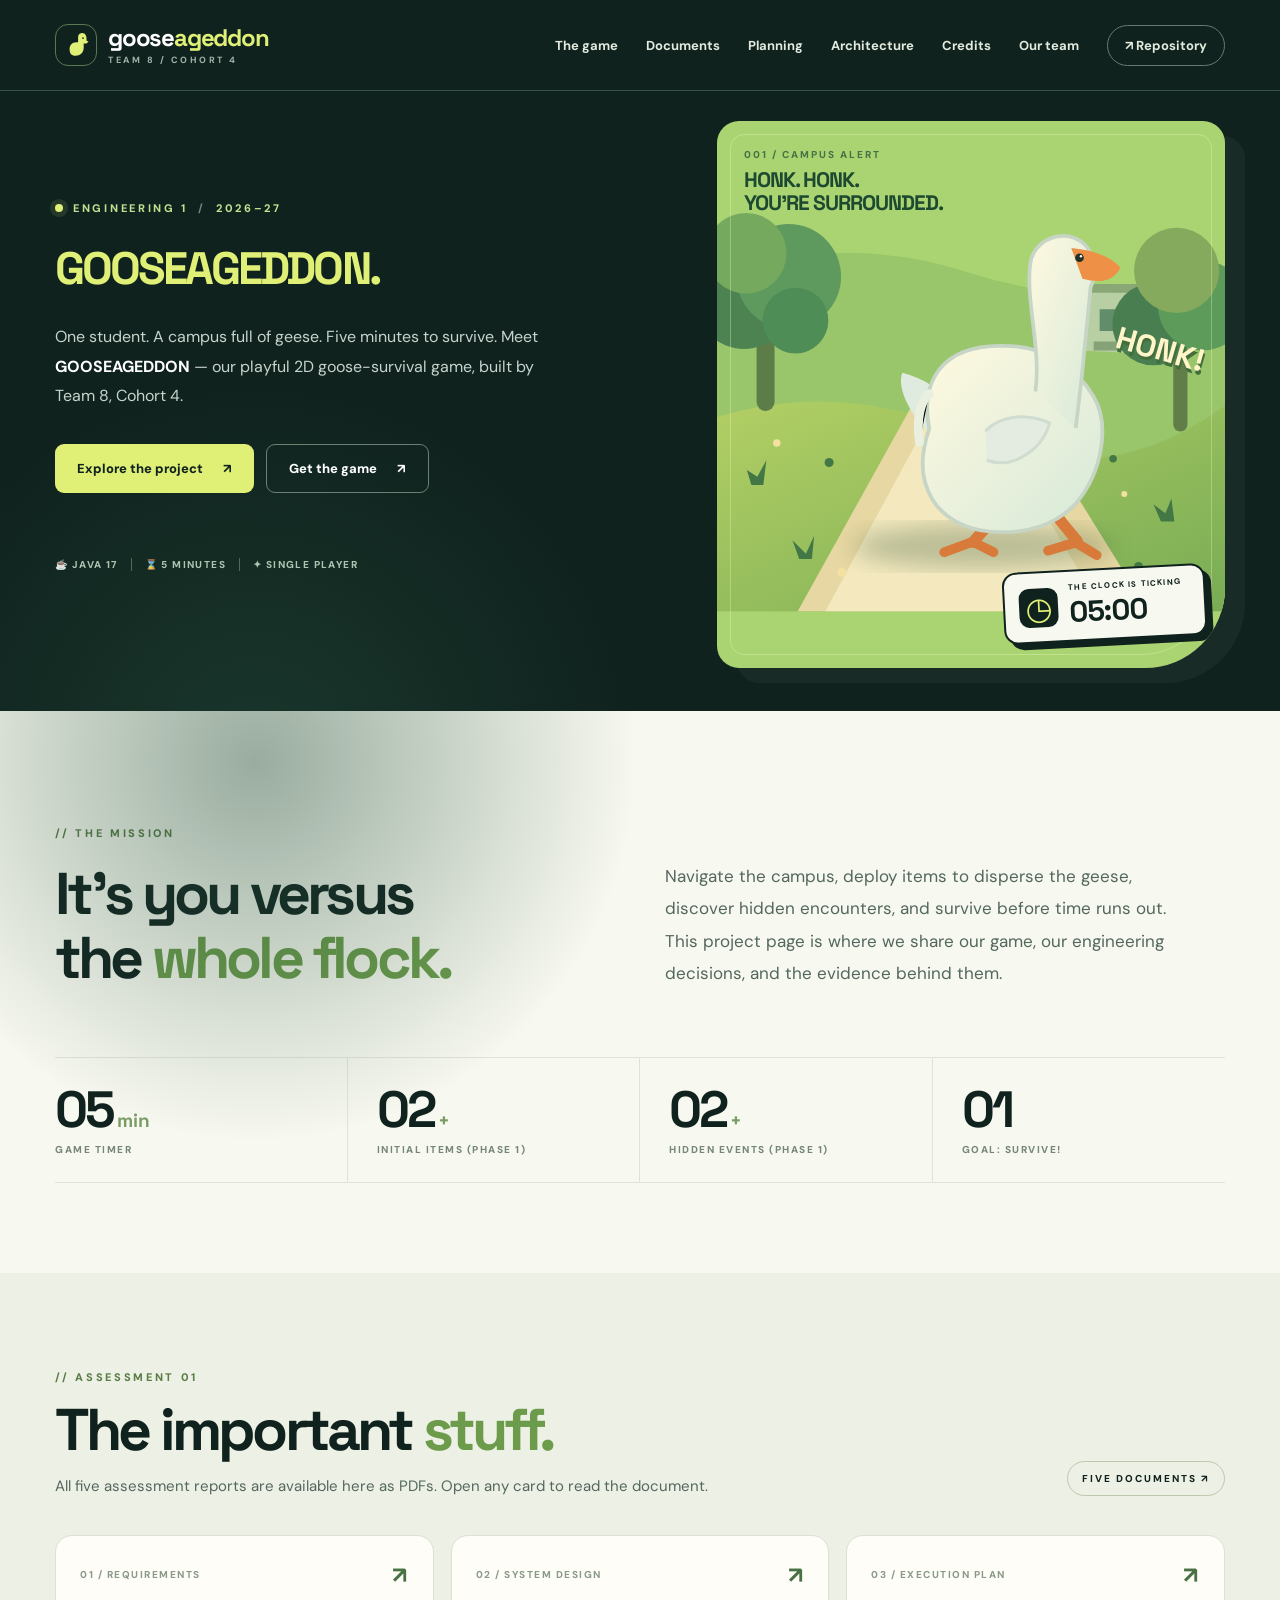
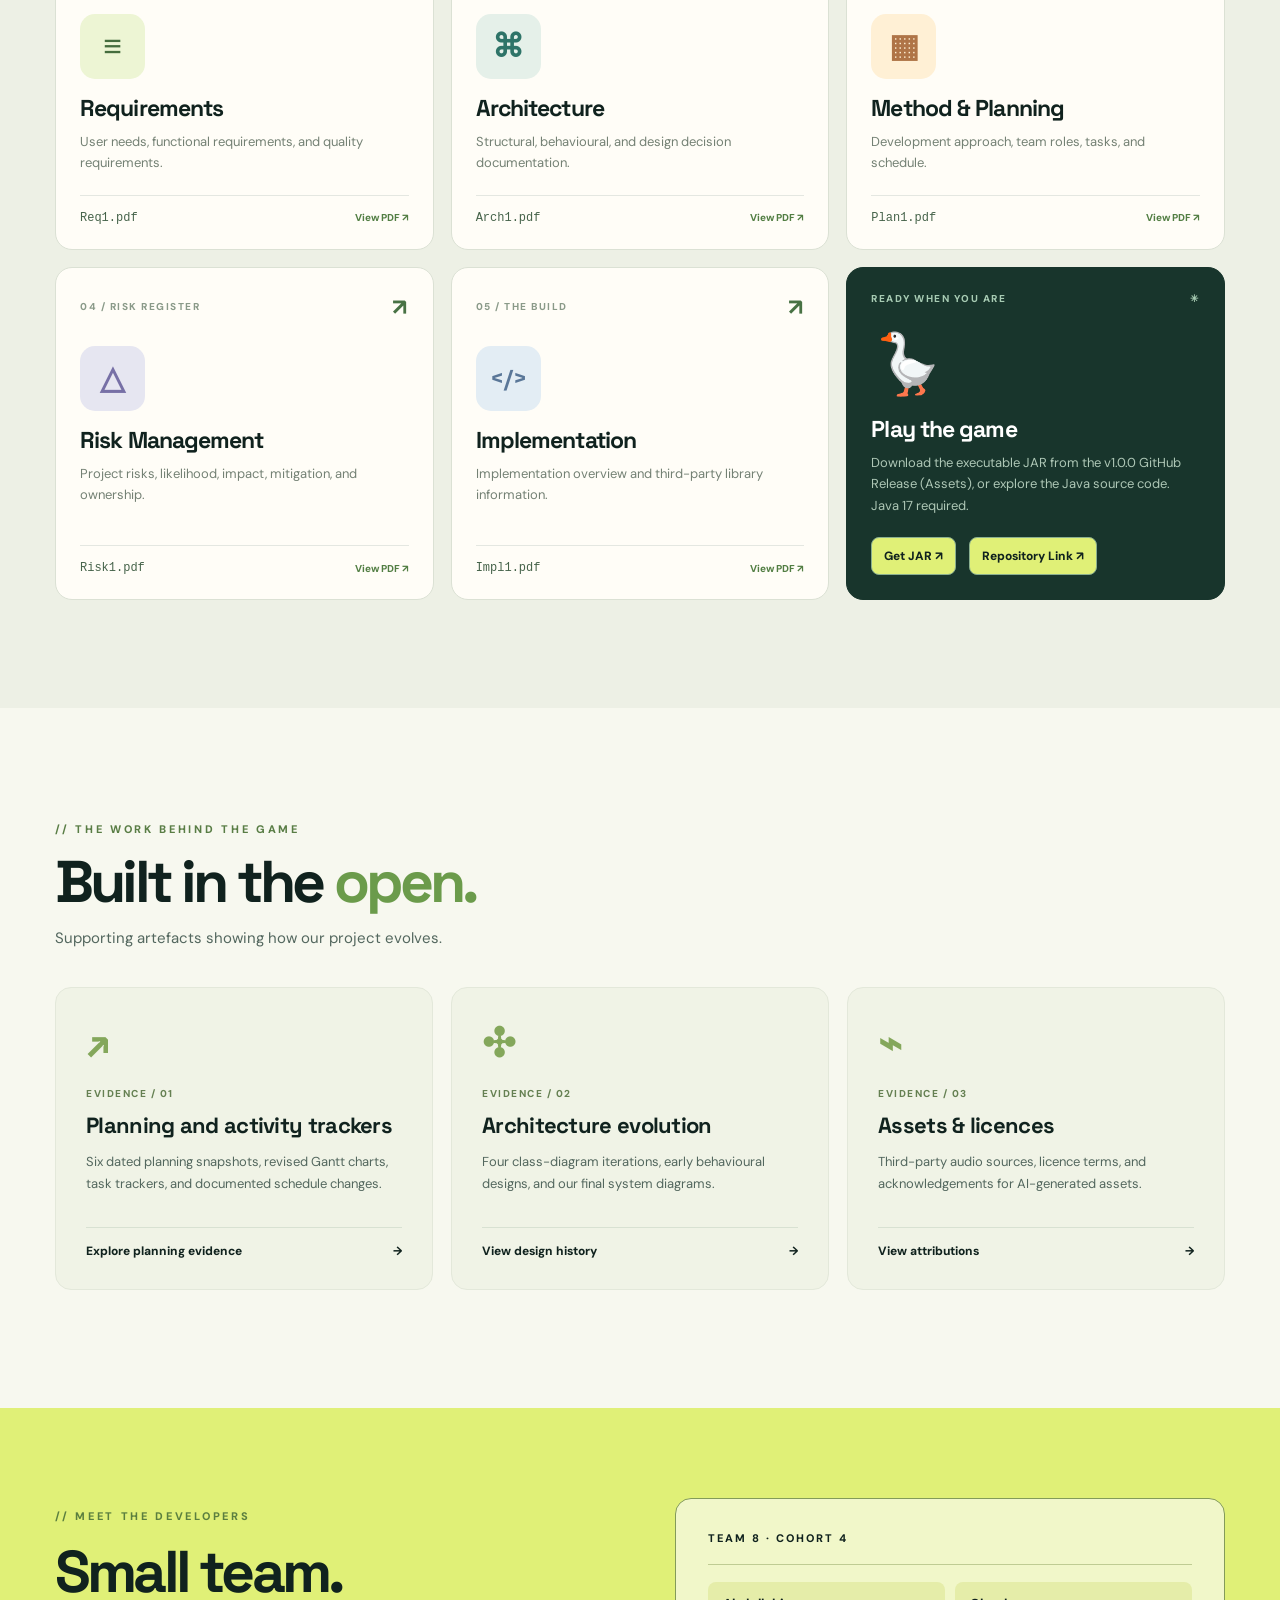
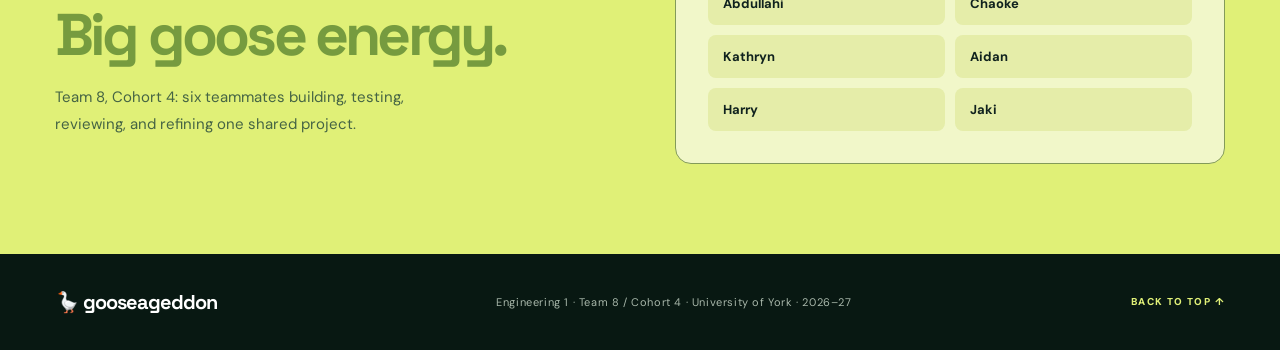
<file: index.html>
<!doctype html>
<html lang="en">
<head>
  <meta charset="UTF-8">
  <meta name="viewport" content="width=device-width, initial-scale=1">
  <meta name="theme-color" content="#10221e">
  <meta name="description" content="GOOSEAGEDDON — a Goose Patrol game developed by Team 8, Cohort 4, for ENG1 at the University of York.">
  <title>GOOSEAGEDDON | Team 8 · Cohort 4 · ENG1</title>
  <link rel="preconnect" href="https://fonts.googleapis.com">
  <link rel="preconnect" href="https://fonts.gstatic.com" crossorigin>
  <link href="https://fonts.googleapis.com/css2?family=DM+Sans:wght@400;500;600;700;800&family=Space+Grotesk:wght@400;500;600;700&display=swap" rel="stylesheet">
  <link rel="stylesheet" href="styles.css">
  <script defer src="config.js"></script>
  <script defer src="script.js"></script>
</head>
<body>
  <a class="skip-link" href="#main">Skip to content</a>
  <div class="page-shell">
    <header class="site-header" id="top">
      <a href="#top" class="brand" aria-label="GOOSEAGEDDON home">
        <span class="brand-icon" aria-hidden="true">
          <svg viewBox="0 0 40 40" fill="none"><path d="M11 28c-1-7 3-12 10-12h2V9c0-4 3-6 6-6 4 0 6 4 6 8v3l3 1-3 3h-4v6c0 8-7 13-15 11-3-1-5-3-5-7Z" fill="currentColor"/><circle cx="30" cy="10" r="1.25" fill="#10221e"/></svg>
        </span>
        <span>goose<span class="brand-accent">ageddon</span><small>TEAM 8 / COHORT 4</small></span>
      </a>
      <button class="menu-toggle" aria-label="Toggle menu" aria-expanded="false" aria-controls="main-navigation">
        <span></span><span></span><span></span>
      </button>
      <nav class="navigation" id="main-navigation" aria-label="Main navigation">
        <a href="#about">The game</a>
        <a href="#documents">Documents</a>
        <a href="planning.html">Planning</a>
        <a href="architecture.html">Architecture</a>
        <a href="credits.html">Credits</a>
        <a href="#team">Our team</a>
        <a class="nav-repo" data-link="repository" aria-disabled="true"><span aria-hidden="true">↗</span> Repository</a>
      </nav>
    </header>

    <main id="main">
      <section class="hero" aria-labelledby="hero-title">
        <div class="hero-grain" aria-hidden="true"></div>
        <div class="hero-content">
          <div class="eyebrow"><span class="live-dot"></span> ENGINEERING 1 <span class="eyebrow-divider">/</span> 2026–27</div>
          <h1 id="hero-title"><em>GOOSEAGEDDON</em><span class="dot">.</span></h1>
          <p class="hero-description">One student. A campus full of geese. Five minutes to survive. Meet <strong>GOOSEAGEDDON</strong> — our playful 2D goose-survival game, built by Team 8, Cohort 4.</p>
          <div class="hero-actions">
            <a href="#documents" class="button button-lime">Explore the project <span aria-hidden="true">↗</span></a>
            <a class="button button-outline" data-link="game" aria-disabled="true" title="Open GitHub Release v1.0.0; select the JAR in Assets">Get the game <span aria-hidden="true">↗</span></a>
          </div>
          <div class="hero-tags" aria-label="Game details"><span>☕ JAVA 17</span><span>⌛ 5 MINUTES</span><span>✦ SINGLE PLAYER</span></div>
        </div>
        <div class="art-area" aria-label="Illustration of a goose on a green university campus">
          <div class="scene-label"><span class="scene-label-index">001 / CAMPUS ALERT</span><strong>HONK. HONK.<br>YOU'RE SURROUNDED.</strong></div>
          <svg class="hero-art" viewBox="0 0 680 580" role="img" aria-label="A cartoon white goose on a university campus with green grass, a path and leafy trees">
            <defs>
              <linearGradient id="grass" x1="0" y1="0" x2="1" y2="1"><stop stop-color="#b2cf64"/><stop offset="1" stop-color="#79ac55"/></linearGradient>
              <linearGradient id="body" x1="0" y1="0" x2="1" y2="1"><stop stop-color="#fff9df"/><stop offset="1" stop-color="#d6e9d9"/></linearGradient>
              <filter id="shadow"><feGaussianBlur stdDeviation="15"/></filter>
            </defs>
            <path d="M0 130Q170 72 341 128T680 119V580H0Z" fill="#99c66a"/>
            <path d="M0 320Q170 268 343 346T680 305V580H0Z" fill="url(#grass)"/>
            <path d="M108 580L274 281l95-37 208 336Z" fill="#e7d7a2"/><path d="M145 580L300 293l38-15 178 302Z" fill="#f3e8be"/>
            <g opacity=".73"><path d="M484 231v-87h110v92" fill="#c3d3b8"/><path d="M473 142h132v12H473Z" fill="#7f9877"/><path d="M512 176h24v29h-24ZM555 176h24v29h-24Z" fill="#4d786c"/><path d="M504 231v-12h83v12" fill="#7e977b"/></g>
            <g><path d="M65 300V176" stroke="#5c7d47" stroke-width="24" stroke-linecap="round"/><circle cx="36" cy="164" r="65" fill="#4d8251"/><circle cx="96" cy="132" r="70" fill="#5e995d"/><circle cx="39" cy="101" r="54" fill="#75a95d"/><circle cx="105" cy="191" r="44" fill="#4e8d56"/></g>
            <g><path d="M620 330V205" stroke="#617d48" stroke-width="19" stroke-linecap="round"/><circle cx="584" cy="196" r="55" fill="#497e51"/><circle cx="650" cy="171" r="60" fill="#5c9b59"/><circle cx="615" cy="124" r="57" fill="#85aa5d"/></g>
            <ellipse cx="357" cy="493" rx="175" ry="29" fill="#466543" opacity=".32" filter="url(#shadow)"/>
            <g transform="translate(169 115)">
              <path d="M216 324q-20 24-43 49" stroke="#d87b3a" stroke-width="15" stroke-linecap="round"/><path d="M275 323q18 25 38 48" stroke="#d87b3a" stroke-width="15" stroke-linecap="round"/><path d="m173 372-38 14m38-14 28 14m110-13-37 11m37-11 28 17" stroke="#d87b3a" stroke-width="13" stroke-linecap="round"/>
              <path d="M113 224c-28-27-41-61-34-78 24 7 41 14 61 40" fill="#e0ebe0"/><path d="M115 221c-12-62 15-114 102-111 54 0 95 29 118 68 22 37 12 101-24 143-25 27-66 43-118 37-65-7-105-60-78-137Z" fill="url(#body)" stroke="#c6d5c5" stroke-width="5"/>
              <path d="M257 171c8-57-13-120-7-170 3-31 41-50 69-30 16 11 21 41 12 60l-12 121-8 68" fill="url(#body)" stroke="#c6d5c5" stroke-width="5"/>
              <path d="M305-21q45 4 66 26-13 26-51 15" fill="#ee9146"/><circle cx="316" cy="-8" r="5.8" fill="#20312c"/><circle cx="318" cy="-10" r="1.6" fill="white"/>
              <path d="M190 224c21-22 55-24 86-11-9 35-49 63-84 50" fill="#e4ece2" stroke="#cfdccf" stroke-width="4"/>
              <path d="M102 239c-5-32 2-57 13-65" stroke="#e9f0df" stroke-width="12" stroke-linecap="round"/>
            </g>
            <g fill="#437846"><path d="m110 510-9-25 18 18 11-24-3 31ZM594 460l-10-23 16 12 8-20 4 31ZM46 411l-6-20 14 9 12-22-4 33Z"/><circle cx="530" cy="376" r="5"/><circle cx="150" cy="381" r="6"/><circle cx="564" cy="520" r="6"/></g>
            <g fill="#f4e1a1"><circle cx="80" cy="355" r="5"/><circle cx="545" cy="423" r="4"/><circle cx="167" cy="528" r="6"/></g>
          </svg>
          <div class="time-pill"><span class="pill-clock">◷</span><span><small>THE CLOCK IS TICKING</small><strong>05:00</strong></span></div>
          <div class="scribble scribble-a" aria-hidden="true">HONK!</div>
        </div>
      </section>

      <section class="intro section-width" id="about" aria-labelledby="about-title">
        <div class="section-kicker">// THE MISSION</div>
        <div class="intro-row"><div><h2 id="about-title">It's you versus<br>the <span class="highlight">whole flock.</span></h2></div>
        <p>Navigate the campus, deploy items to disperse the geese, discover hidden encounters, and survive before time runs out. This project page is where we share our game, our engineering decisions, and the evidence behind them.</p></div>
        <div class="metrics" aria-label="Assessment 1 game scope">
          <div><strong>05<span>min</span></strong><small>GAME TIMER</small></div>
          <div><strong>02<span>+</span></strong><small>INITIAL ITEMS (PHASE 1)</small></div>
          <div><strong>02<span>+</span></strong><small>HIDDEN EVENTS (PHASE 1)</small></div>
          <div><strong>01</strong><small>GOAL: SURVIVE!</small></div>
        </div>
      </section>

      <section class="docs-section" id="documents" aria-labelledby="docs-title">
        <div class="section-width">
          <div class="section-heading"><div><div class="section-kicker">// ASSESSMENT 01</div><h2 id="docs-title">The important <span class="highlight">stuff.</span></h2><p>All five assessment reports are available here as PDFs. Open any card to read the document.</p></div><span class="count-label">FIVE DOCUMENTS ↗</span></div>
          <div class="document-grid">
            <a class="document-card" data-link="requirements" aria-disabled="true"><div class="card-top"><span class="card-num">01 / REQUIREMENTS</span><span class="card-arrow" aria-hidden="true">↗</span></div><div class="document-icon" aria-hidden="true">≡</div><h3>Requirements</h3><p>User needs, functional requirements, and quality requirements.</p><div class="card-bottom"><code>Req1.pdf</code><span class="link-status">View PDF ↗</span></div></a>
            <a class="document-card" data-link="architecture" aria-disabled="true"><div class="card-top"><span class="card-num">02 / SYSTEM DESIGN</span><span class="card-arrow" aria-hidden="true">↗</span></div><div class="document-icon" aria-hidden="true">⌘</div><h3>Architecture</h3><p>Structural, behavioural, and design decision documentation.</p><div class="card-bottom"><code>Arch1.pdf</code><span class="link-status">View PDF ↗</span></div></a>
            <a class="document-card" data-link="planning" aria-disabled="true"><div class="card-top"><span class="card-num">03 / EXECUTION PLAN</span><span class="card-arrow" aria-hidden="true">↗</span></div><div class="document-icon" aria-hidden="true">▦</div><h3>Method & Planning</h3><p>Development approach, team roles, tasks, and schedule.</p><div class="card-bottom"><code>Plan1.pdf</code><span class="link-status">View PDF ↗</span></div></a>
            <a class="document-card" data-link="risk" aria-disabled="true"><div class="card-top"><span class="card-num">04 / RISK REGISTER</span><span class="card-arrow" aria-hidden="true">↗</span></div><div class="document-icon" aria-hidden="true">△</div><h3>Risk Management</h3><p>Project risks, likelihood, impact, mitigation, and ownership.</p><div class="card-bottom"><code>Risk1.pdf</code><span class="link-status">View PDF ↗</span></div></a>
            <a class="document-card" data-link="implementation" aria-disabled="true"><div class="card-top"><span class="card-num">05 / THE BUILD</span><span class="card-arrow" aria-hidden="true">↗</span></div><div class="document-icon" aria-hidden="true">&lt;/&gt;</div><h3>Implementation</h3><p>Implementation overview and third-party library information.</p><div class="card-bottom"><code>Impl1.pdf</code><span class="link-status">View PDF ↗</span></div></a>
            <div class="document-card feature-card"><div class="card-top"><span class="card-num">READY WHEN YOU ARE</span><span aria-hidden="true">✳</span></div><div class="feature-icon" aria-hidden="true">🪿</div><h3>Play the game</h3><p>Download the executable JAR from the v1.0.0 GitHub Release (Assets), or explore the Java source code. Java 17 required.</p><div class="feature-actions"><a data-link="game" aria-disabled="true">Get JAR ↗</a><a data-link="repository" aria-disabled="true">Repository Link ↗</a></div></div>
          </div>
        </div>
      </section>

      <section class="evidence section-width" id="evidence" aria-labelledby="evidence-title">
        <div class="section-heading"><div><div class="section-kicker">// THE WORK BEHIND THE GAME</div><h2 id="evidence-title">Built in the <span class="highlight">open.</span></h2><p>Supporting artefacts showing how our project evolves.</p></div></div>
        <div class="evidence-grid">
          <article class="evidence-card"><span class="evidence-mark">↗</span><span class="evidence-tag">EVIDENCE / 01</span><h3>Planning and activity trackers</h3><p>Six dated planning snapshots, revised Gantt charts, task trackers, and documented schedule changes.</p><a data-link="weeklyPlans" aria-disabled="true">Explore planning evidence <span>→</span></a></article>
          <article class="evidence-card"><span class="evidence-mark">✣</span><span class="evidence-tag">EVIDENCE / 02</span><h3>Architecture evolution</h3><p>Four class-diagram iterations, early behavioural designs, and our final system diagrams.</p><a data-link="architectureEvidence" aria-disabled="true">View design history <span>→</span></a></article>
          <article class="evidence-card"><span class="evidence-mark">⌁</span><span class="evidence-tag">EVIDENCE / 03</span><h3>Assets & licences</h3><p>Third-party audio sources, licence terms, and acknowledgements for AI-generated assets.</p><a data-link="extras" aria-disabled="true">View attributions <span>→</span></a></article>
        </div>
      </section>

      <section class="team-band" id="team" aria-labelledby="team-title"><div class="section-width team-inner"><div><div class="section-kicker">// MEET THE DEVELOPERS</div><h2 id="team-title">Small team.<br><span>Big goose energy.</span></h2><p>Team 8, Cohort 4: six teammates building, testing, reviewing, and refining one shared project.</p></div><div class="team-side"><div class="team-number" id="team-number">TEAM ##</div><div class="team-names" id="team-names" aria-label="Group member names"><span>Member 1</span><span>Member 2</span><span>Member 3</span><span>Member 4</span><span>Member 5</span><span>Member 6</span></div></div></div></section>
    </main>
    <footer class="footer"><div class="section-width footer-inner"><a class="footer-brand" href="#top">🪿 gooseageddon</a><span>Engineering 1 · Team 8 / Cohort 4 · University of York · 2026–27</span><a href="#top">BACK TO TOP ↑</a></div></footer>
  </div>
</body>
</html>
</file>
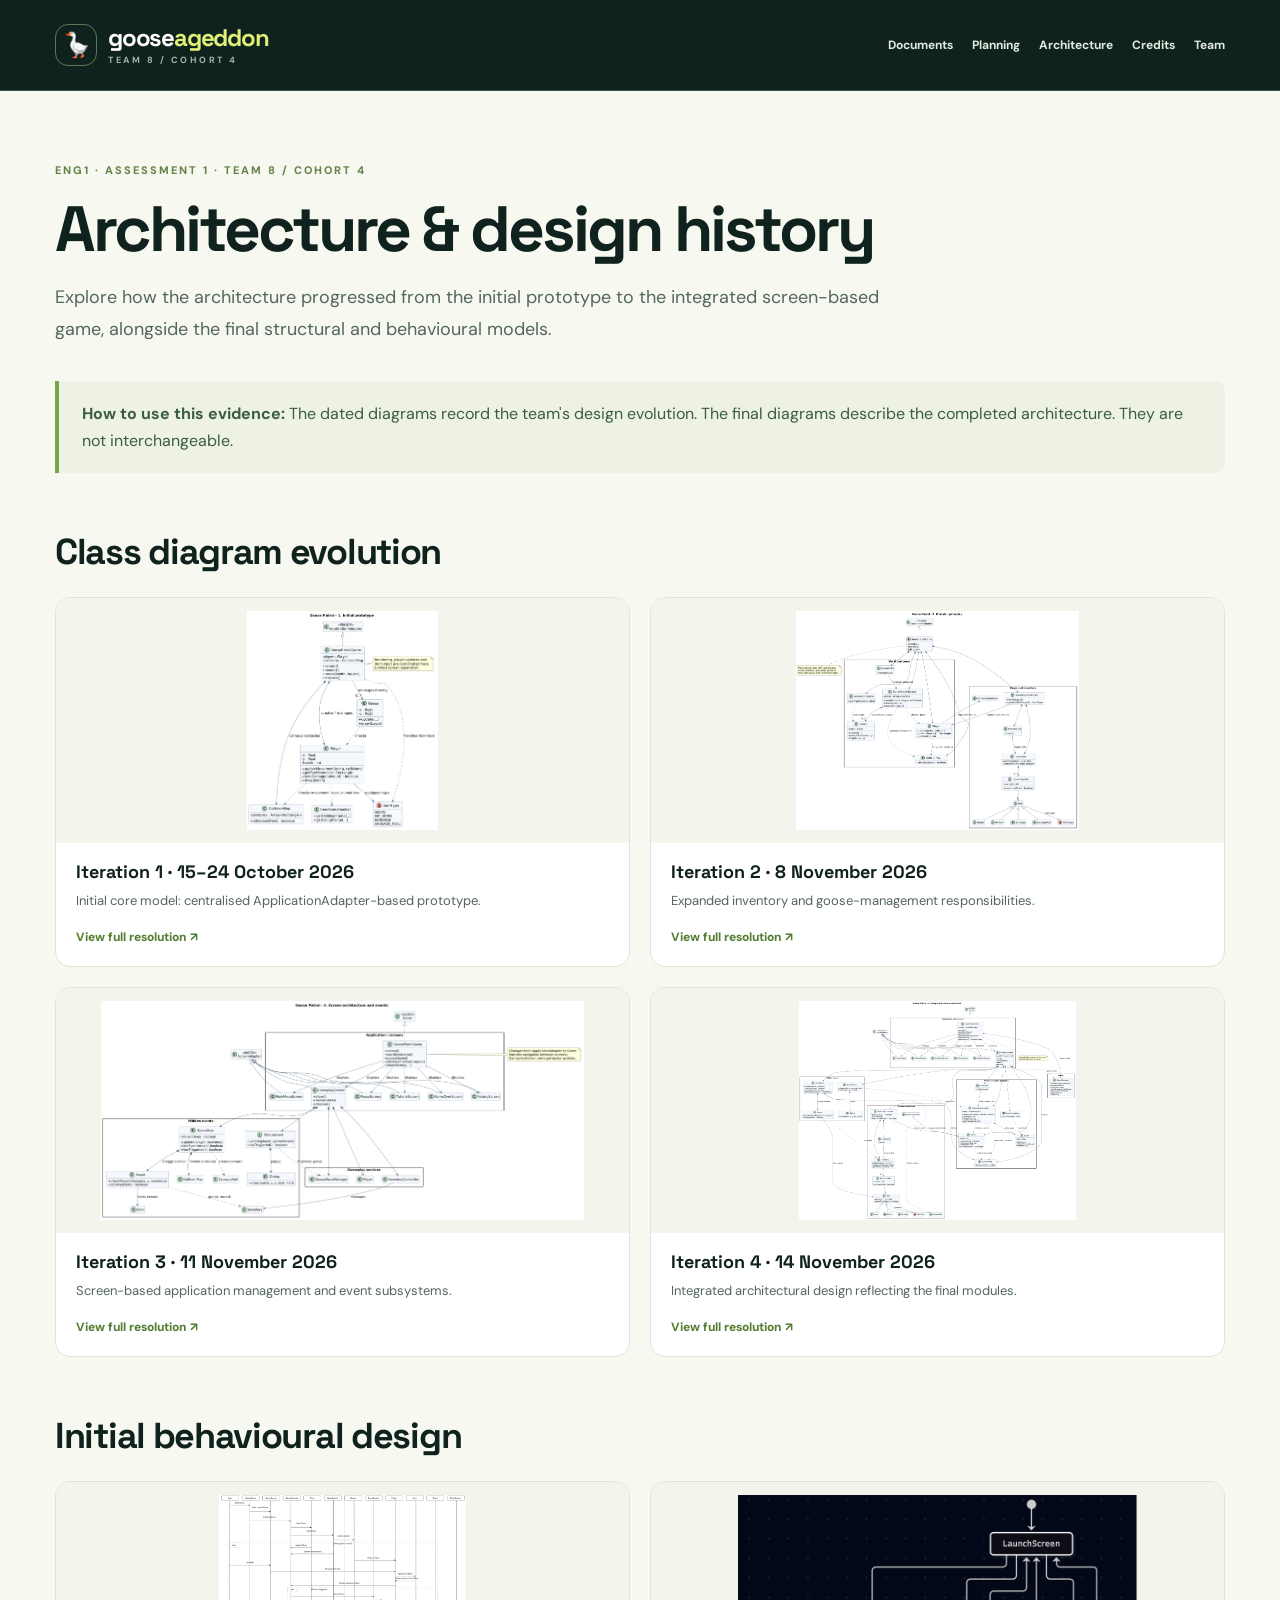
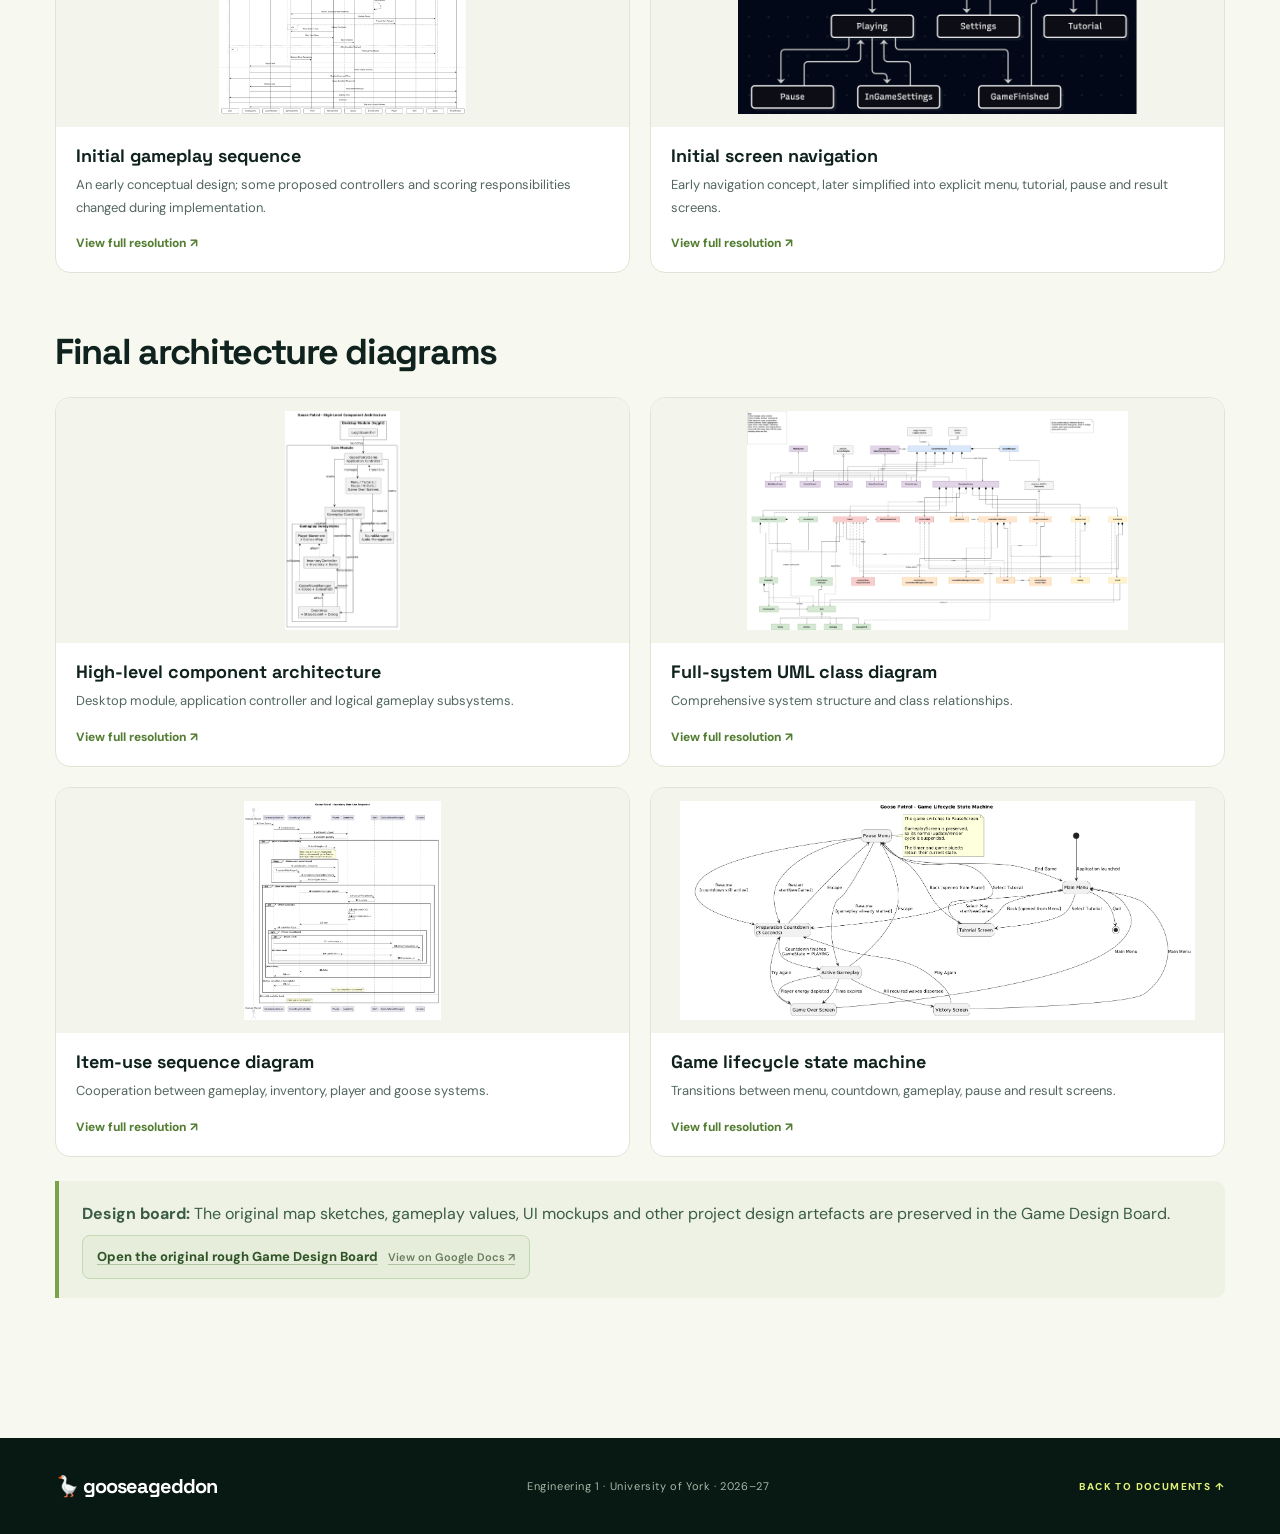
<file: architecture.html>
<!doctype html><html lang="en"><head><meta charset="UTF-8"><meta name="viewport" content="width=device-width,initial-scale=1"><meta name="theme-color" content="#10221e"><title>Architecture & Design History | GOOSEAGEDDON</title><link rel="stylesheet" href="styles.css"><link rel="preconnect" href="https://fonts.googleapis.com"><link rel="preconnect" href="https://fonts.gstatic.com" crossorigin><link href="https://fonts.googleapis.com/css2?family=DM+Sans:wght@400;500;600;700;800&family=Space+Grotesk:wght@400;500;600;700&display=swap" rel="stylesheet"><script defer src="config.js"></script><script defer src="script.js"></script></head><body><a class="skip-link" href="#main">Skip to content</a><header class="site-header"><a href="index.html" class="brand"><span class="brand-icon">🪿</span><span>goose<span class="brand-accent">ageddon</span><small>TEAM 8 / COHORT 4</small></span></a><nav class="subnav"><a href="index.html#documents">Documents</a><a href="planning.html">Planning</a><a href="architecture.html">Architecture</a><a href="credits.html">Credits</a><a href="index.html#team">Team</a></nav></header><main id="main" class="resource-page section-width"><div class="resource-eyebrow">ENG1 · ASSESSMENT 1 · TEAM 8 / COHORT 4</div><h1>Architecture & design history</h1><p class="resource-lead">Explore how the architecture progressed from the initial prototype to the integrated screen-based game, alongside the final structural and behavioural models.</p><div class="resource-callout"><strong>How to use this evidence:</strong> The dated diagrams record the team's design evolution. The final diagrams describe the completed architecture. They are not interchangeable.</div><h2>Class diagram evolution</h2><div class="resource-grid"><figure class="resource-card"><a href="evidence/architecture/uml1.png" target="_blank" rel="noopener noreferrer"><img src="evidence/architecture/uml1.png" alt="Iteration 1 · 15–24 October 2026" loading="lazy"></a><figcaption><strong>Iteration 1 · 15–24 October 2026</strong><p>Initial core model: centralised ApplicationAdapter-based prototype.</p><a class="resource-link" href="evidence/architecture/uml1.png" target="_blank" rel="noopener noreferrer">View full resolution ↗</a></figcaption></figure><figure class="resource-card"><a href="evidence/architecture/uml2.png" target="_blank" rel="noopener noreferrer"><img src="evidence/architecture/uml2.png" alt="Iteration 2 · 8 November 2026" loading="lazy"></a><figcaption><strong>Iteration 2 · 8 November 2026</strong><p>Expanded inventory and goose-management responsibilities.</p><a class="resource-link" href="evidence/architecture/uml2.png" target="_blank" rel="noopener noreferrer">View full resolution ↗</a></figcaption></figure><figure class="resource-card"><a href="evidence/architecture/uml3.png" target="_blank" rel="noopener noreferrer"><img src="evidence/architecture/uml3.png" alt="Iteration 3 · 11 November 2026" loading="lazy"></a><figcaption><strong>Iteration 3 · 11 November 2026</strong><p>Screen-based application management and event subsystems.</p><a class="resource-link" href="evidence/architecture/uml3.png" target="_blank" rel="noopener noreferrer">View full resolution ↗</a></figcaption></figure><figure class="resource-card"><a href="evidence/architecture/uml4.png" target="_blank" rel="noopener noreferrer"><img src="evidence/architecture/uml4.png" alt="Iteration 4 · 14 November 2026" loading="lazy"></a><figcaption><strong>Iteration 4 · 14 November 2026</strong><p>Integrated architectural design reflecting the final modules.</p><a class="resource-link" href="evidence/architecture/uml4.png" target="_blank" rel="noopener noreferrer">View full resolution ↗</a></figcaption></figure></div><h2>Initial behavioural design</h2><div class="resource-grid"><figure class="resource-card"><a href="evidence/architecture/behaviour1.png" target="_blank" rel="noopener noreferrer"><img src="evidence/architecture/behaviour1.png" alt="Initial gameplay sequence" loading="lazy"></a><figcaption><strong>Initial gameplay sequence</strong><p>An early conceptual design; some proposed controllers and scoring responsibilities changed during implementation.</p><a class="resource-link" href="evidence/architecture/behaviour1.png" target="_blank" rel="noopener noreferrer">View full resolution ↗</a></figcaption></figure><figure class="resource-card"><a href="evidence/architecture/screenbehaviour1.png" target="_blank" rel="noopener noreferrer"><img src="evidence/architecture/screenbehaviour1.png" alt="Initial screen navigation" loading="lazy"></a><figcaption><strong>Initial screen navigation</strong><p>Early navigation concept, later simplified into explicit menu, tutorial, pause and result screens.</p><a class="resource-link" href="evidence/architecture/screenbehaviour1.png" target="_blank" rel="noopener noreferrer">View full resolution ↗</a></figcaption></figure></div><h2>Final architecture diagrams</h2><div class="resource-grid"><figure class="resource-card"><a href="evidence/architecture/final-component-diagram.png" target="_blank" rel="noopener noreferrer"><img src="evidence/architecture/final-component-diagram.png" alt="High-level component architecture" loading="lazy"></a><figcaption><strong>High-level component architecture</strong><p>Desktop module, application controller and logical gameplay subsystems.</p><a class="resource-link" href="evidence/architecture/final-component-diagram.png" target="_blank" rel="noopener noreferrer">View full resolution ↗</a></figcaption></figure><figure class="resource-card"><a href="evidence/architecture/final-class-diagram.png" target="_blank" rel="noopener noreferrer"><img src="evidence/architecture/final-class-diagram.png" alt="Full-system UML class diagram" loading="lazy"></a><figcaption><strong>Full-system UML class diagram</strong><p>Comprehensive system structure and class relationships.</p><a class="resource-link" href="evidence/architecture/final-class-diagram.png" target="_blank" rel="noopener noreferrer">View full resolution ↗</a></figcaption></figure><figure class="resource-card"><a href="evidence/architecture/final-item-use-sequence.png" target="_blank" rel="noopener noreferrer"><img src="evidence/architecture/final-item-use-sequence.png" alt="Item-use sequence diagram" loading="lazy"></a><figcaption><strong>Item-use sequence diagram</strong><p>Cooperation between gameplay, inventory, player and goose systems.</p><a class="resource-link" href="evidence/architecture/final-item-use-sequence.png" target="_blank" rel="noopener noreferrer">View full resolution ↗</a></figcaption></figure><figure class="resource-card"><a href="evidence/architecture/final-lifecycle-state.png" target="_blank" rel="noopener noreferrer"><img src="evidence/architecture/final-lifecycle-state.png" alt="Game lifecycle state machine" loading="lazy"></a><figcaption><strong>Game lifecycle state machine</strong><p>Transitions between menu, countdown, gameplay, pause and result screens.</p><a class="resource-link" href="evidence/architecture/final-lifecycle-state.png" target="_blank" rel="noopener noreferrer">View full resolution ↗</a></figcaption></figure></div><div class="resource-callout"><strong>Design board:</strong> The original map sketches, gameplay values, UI mockups and other project design artefacts are preserved in the Game Design Board. <a class="drive-resource" data-link="designBoard" aria-disabled="true">Open the original rough Game Design Board <span class="link-status">View on Google Docs ↗</span></a></div></main><footer class="footer"><div class="section-width footer-inner"><a class="footer-brand" href="index.html">🪿 gooseageddon</a><span>Engineering 1 · University of York · 2026–27</span><a href="index.html#documents">BACK TO DOCUMENTS ↑</a></div></footer></body></html>
</file>
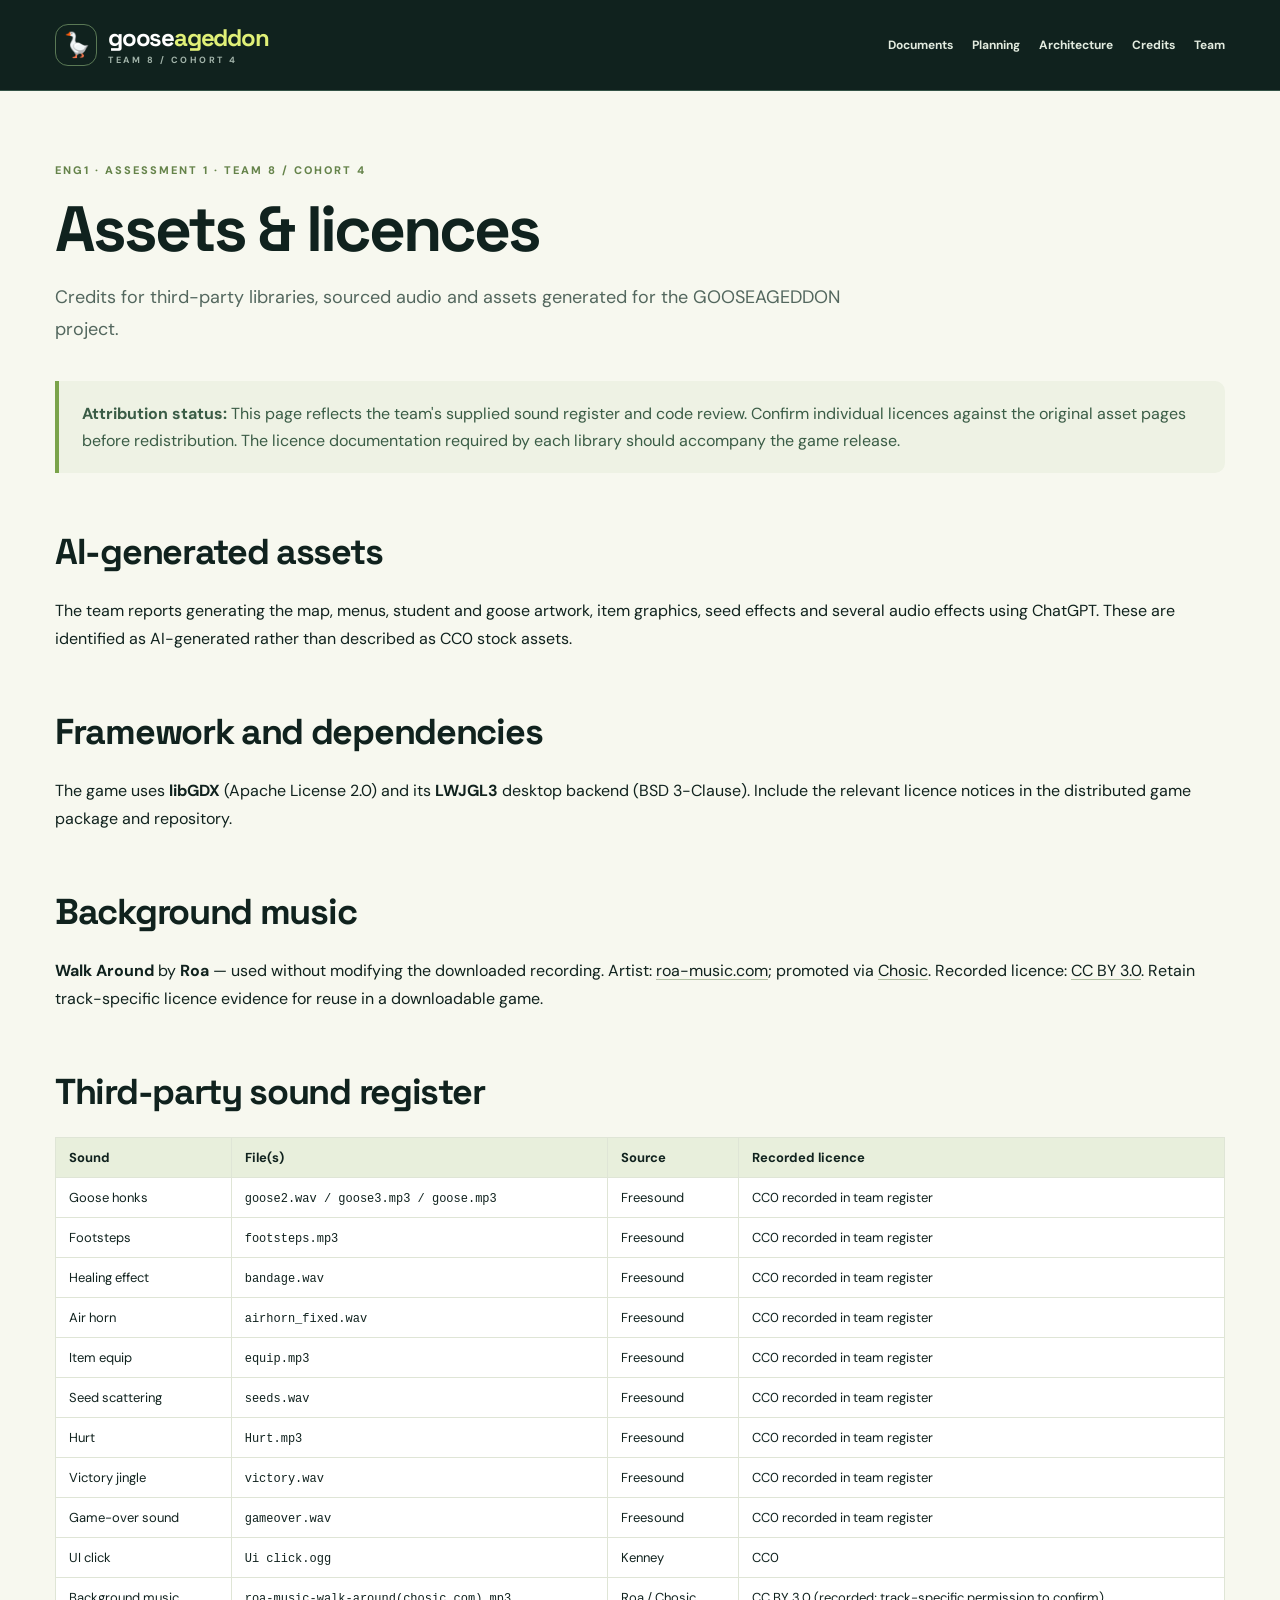
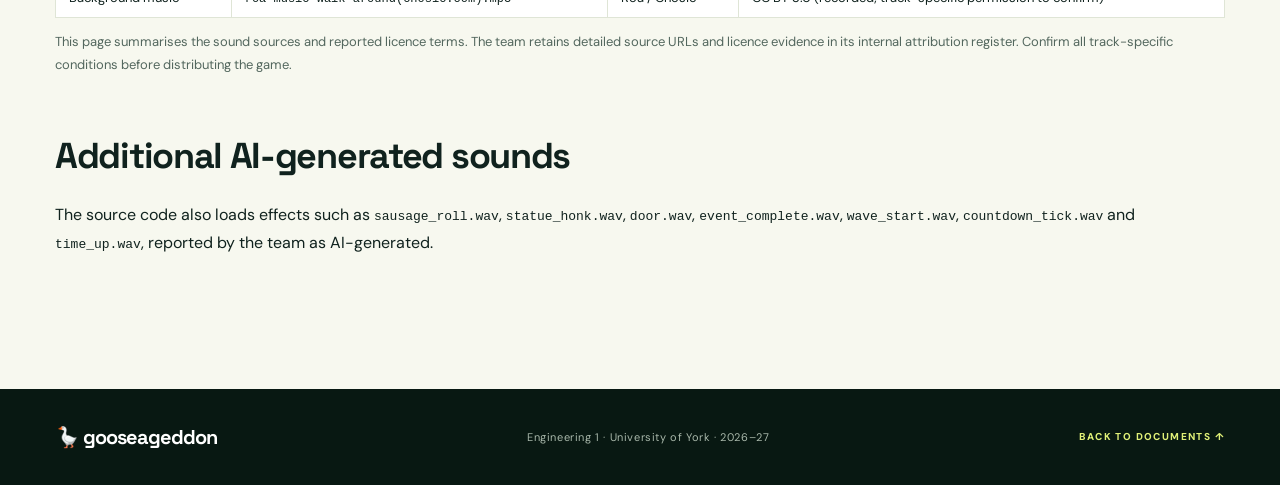
<file: credits.html>
<!DOCTYPE html>
<html lang="en"><head><meta charset="utf-8"/><meta content="width=device-width,initial-scale=1" name="viewport"/><meta content="#10221e" name="theme-color"/><title>Assets &amp; Licences | GOOSEAGEDDON</title><link href="styles.css" rel="stylesheet"/><link href="https://fonts.googleapis.com" rel="preconnect"/><link crossorigin="" href="https://fonts.gstatic.com" rel="preconnect"/><link href="https://fonts.googleapis.com/css2?family=DM+Sans:wght@400;500;600;700;800&amp;family=Space+Grotesk:wght@400;500;600;700&amp;display=swap" rel="stylesheet"/><script defer="" src="config.js"></script><script defer="" src="script.js"></script></head><body><a class="skip-link" href="#main">Skip to content</a><header class="site-header"><a class="brand" href="index.html"><span class="brand-icon">🪿</span><span>goose<span class="brand-accent">ageddon</span><small>TEAM 8 / COHORT 4</small></span></a><nav class="subnav"><a href="index.html#documents">Documents</a><a href="planning.html">Planning</a><a href="architecture.html">Architecture</a><a href="credits.html">Credits</a><a href="index.html#team">Team</a></nav></header><main class="resource-page section-width" id="main"><div class="resource-eyebrow">ENG1 · ASSESSMENT 1 · TEAM 8 / COHORT 4</div><h1>Assets &amp; licences</h1><p class="resource-lead">Credits for third-party libraries, sourced audio and assets generated for the GOOSEAGEDDON project.</p><div class="resource-callout"><strong>Attribution status:</strong> This page reflects the team's supplied sound register and code review. Confirm individual licences against the original asset pages before redistribution. The licence documentation required by each library should accompany the game release.</div><h2>AI-generated assets</h2><p>The team reports generating the map, menus, student and goose artwork, item graphics, seed effects and several audio effects using ChatGPT. These are identified as AI-generated rather than described as CC0 stock assets.</p><h2>Framework and dependencies</h2><p>The game uses <strong>libGDX</strong> (Apache License 2.0) and its <strong>LWJGL3</strong> desktop backend (BSD 3-Clause). Include the relevant licence notices in the distributed game package and repository.</p><h2>Background music</h2><p><strong>Walk Around</strong> by <strong>Roa</strong> — used without modifying the downloaded recording. Artist: <a href="https://roa-music.com" rel="noopener noreferrer" target="_blank">roa-music.com</a>; promoted via <a href="https://www.chosic.com/free-music/all/" rel="noopener noreferrer" target="_blank">Chosic</a>. Recorded licence: <a href="https://creativecommons.org/licenses/by/3.0/" rel="noopener noreferrer" target="_blank">CC BY 3.0</a>. Retain track-specific licence evidence for reuse in a downloadable game.</p><h2>Third-party sound register</h2><div class="credit-table-wrap"><table class="credit-table"><thead><tr><th>Sound</th><th>File(s)</th><th>Source</th><th>Recorded licence</th></tr></thead><tbody><tr><td>Goose honks</td><td><code>goose2.wav / goose3.mp3 / goose.mp3</code></td><td>Freesound</td><td>CC0 recorded in team register</td></tr><tr><td>Footsteps</td><td><code>footsteps.mp3</code></td><td>Freesound</td><td>CC0 recorded in team register</td></tr><tr><td>Healing effect</td><td><code>bandage.wav</code></td><td>Freesound</td><td>CC0 recorded in team register</td></tr><tr><td>Air horn</td><td><code>airhorn_fixed.wav</code></td><td>Freesound</td><td>CC0 recorded in team register</td></tr><tr><td>Item equip</td><td><code>equip.mp3</code></td><td>Freesound</td><td>CC0 recorded in team register</td></tr><tr><td>Seed scattering</td><td><code>seeds.wav</code></td><td>Freesound</td><td>CC0 recorded in team register</td></tr><tr><td>Hurt</td><td><code>Hurt.mp3</code></td><td>Freesound</td><td>CC0 recorded in team register</td></tr><tr><td>Victory jingle</td><td><code>victory.wav</code></td><td>Freesound</td><td>CC0 recorded in team register</td></tr><tr><td>Game-over sound</td><td><code>gameover.wav</code></td><td>Freesound</td><td>CC0 recorded in team register</td></tr><tr><td>UI click</td><td><code>Ui click.ogg</code></td><td>Kenney</td><td>CC0</td></tr><tr><td>Background music</td><td><code>roa-music-walk-around(chosic.com).mp3</code></td><td>Roa / Chosic</td><td>CC BY 3.0 (recorded; track-specific permission to confirm)</td></tr></tbody></table></div><p class="resource-footnote">This page summarises the sound sources and reported licence terms. The team retains detailed source URLs and licence evidence in its internal attribution register. Confirm all track-specific conditions before distributing the game.</p><h2>Additional AI-generated sounds</h2><p>The source code also loads effects such as <code>sausage_roll.wav</code>, <code>statue_honk.wav</code>, <code>door.wav</code>, <code>event_complete.wav</code>, <code>wave_start.wav</code>, <code>countdown_tick.wav</code> and <code>time_up.wav</code>, reported by the team as AI-generated.</p></main><footer class="footer"><div class="section-width footer-inner"><a class="footer-brand" href="index.html">🪿 gooseageddon</a><span>Engineering 1 · University of York · 2026–27</span><a href="index.html#documents">BACK TO DOCUMENTS ↑</a></div></footer></body></html>
</file>
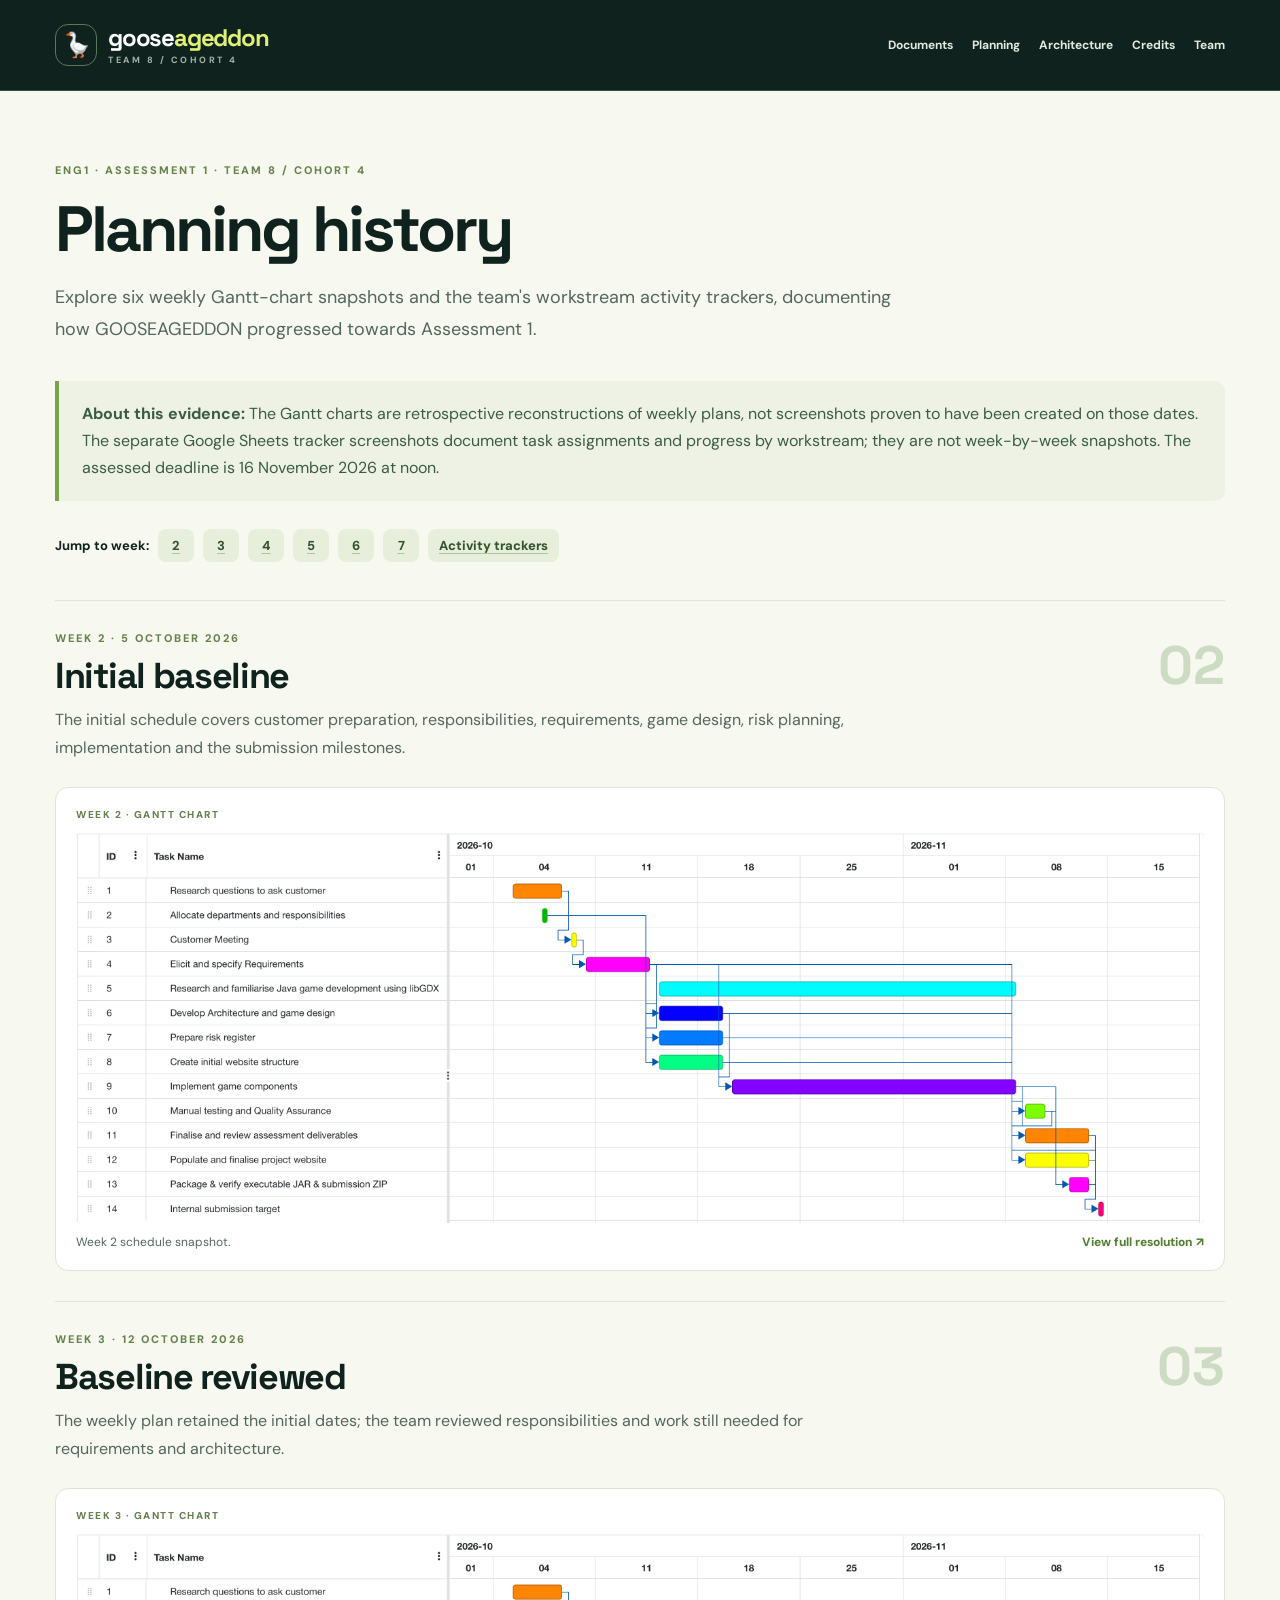
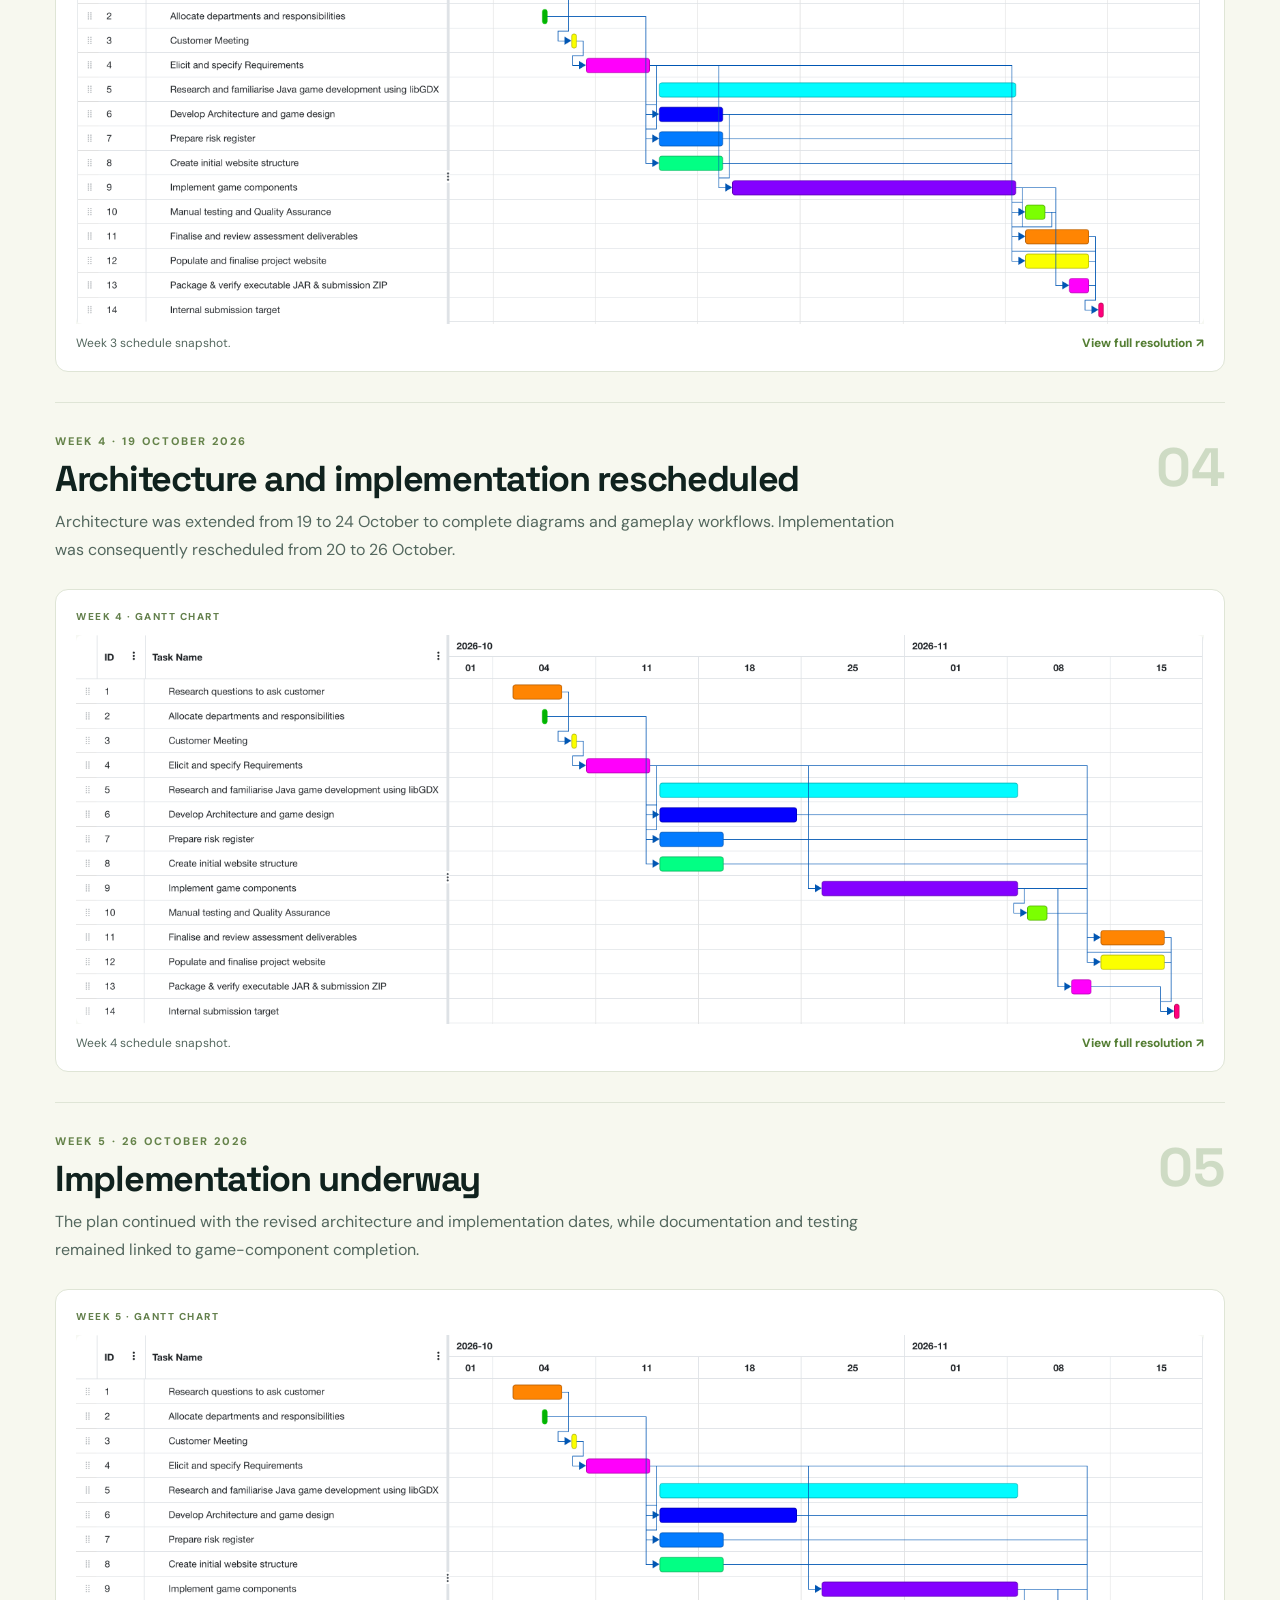
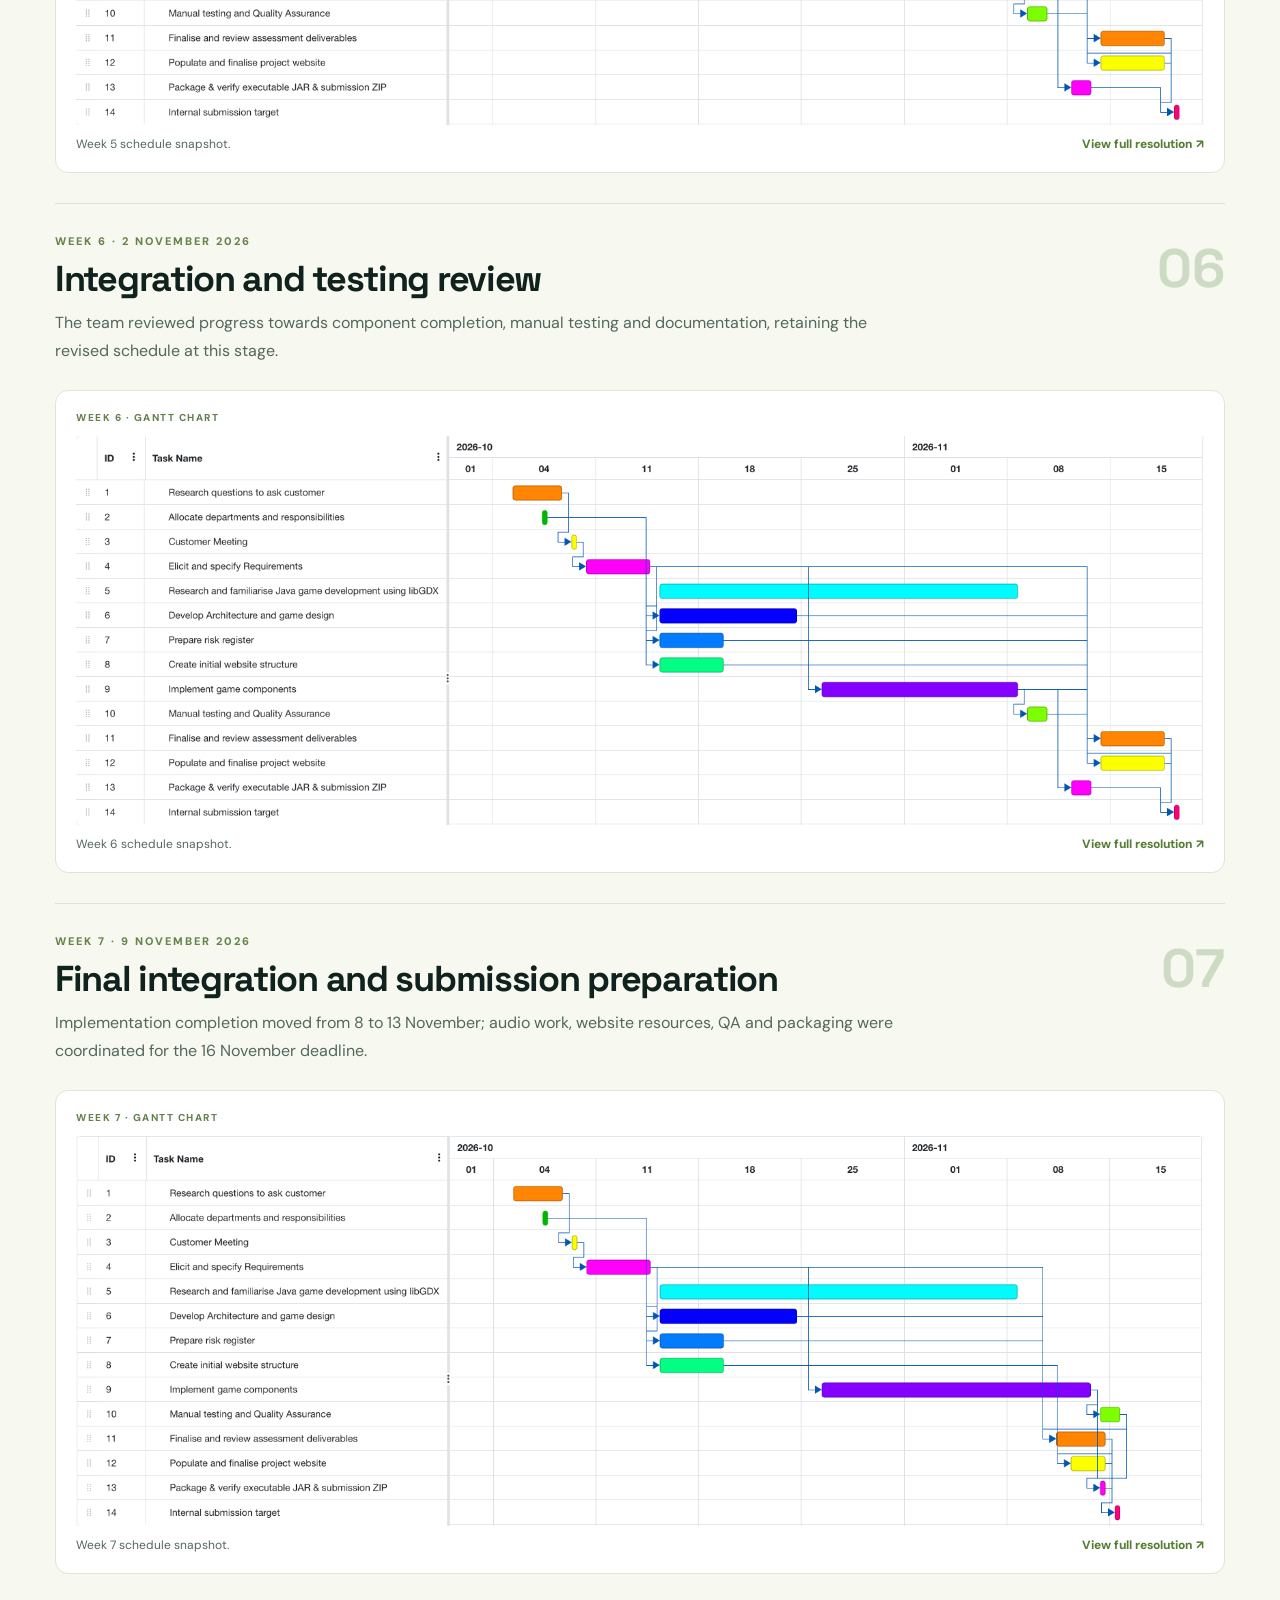
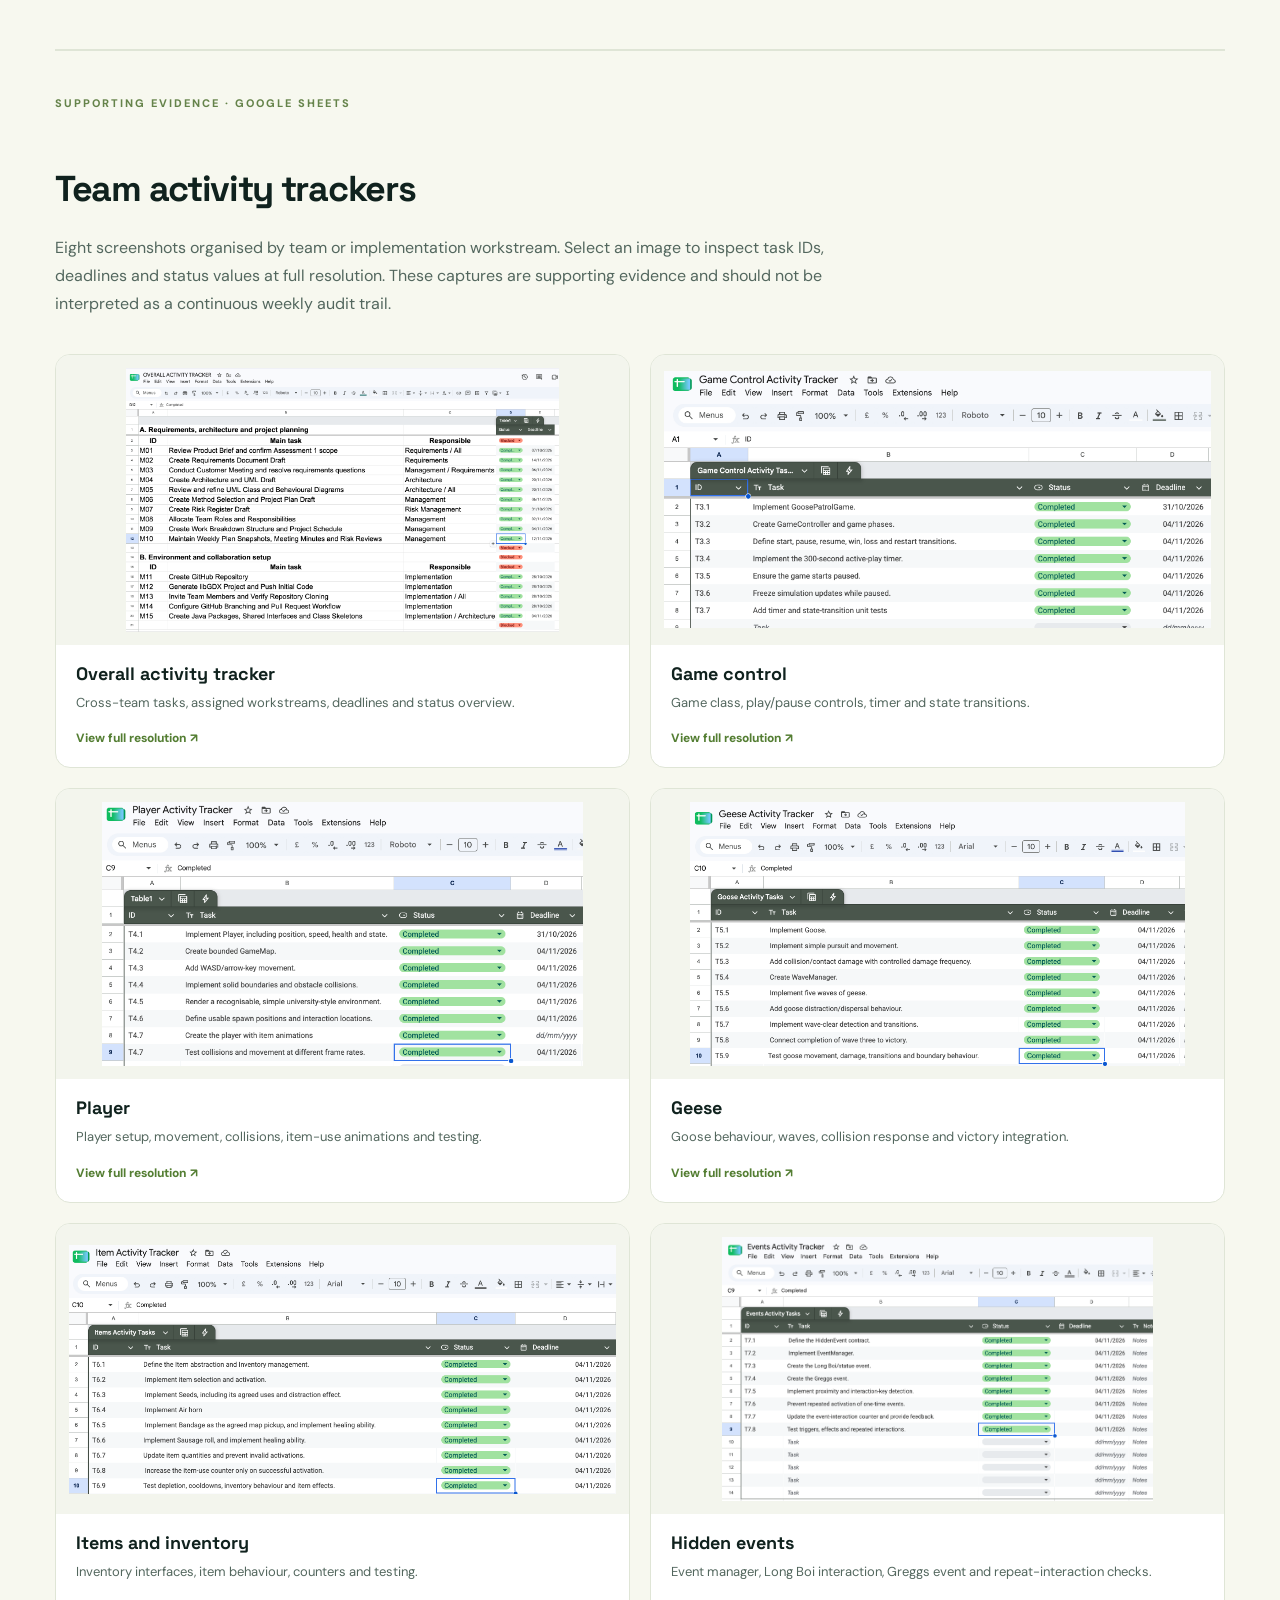
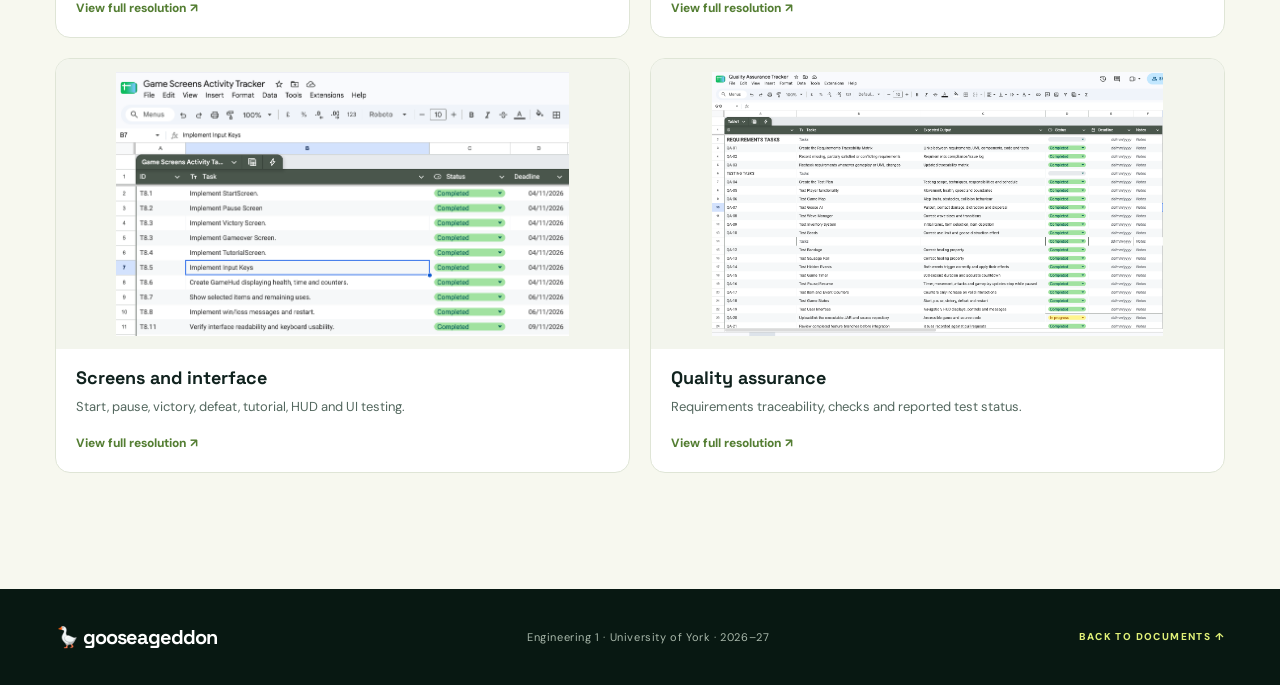
<file: planning.html>
<!doctype html><html lang="en"><head><meta charset="UTF-8"><meta name="viewport" content="width=device-width,initial-scale=1"><meta name="theme-color" content="#10221e"><title>Planning History | GOOSEAGEDDON</title><link rel="stylesheet" href="styles.css"><link rel="preconnect" href="https://fonts.googleapis.com"><link rel="preconnect" href="https://fonts.gstatic.com" crossorigin><link href="https://fonts.googleapis.com/css2?family=DM+Sans:wght@400;500;600;700;800&family=Space+Grotesk:wght@400;500;600;700&display=swap" rel="stylesheet"></head><body><a class="skip-link" href="#main">Skip to content</a><header class="site-header"><a href="index.html" class="brand"><span class="brand-icon">🪿</span><span>goose<span class="brand-accent">ageddon</span><small>TEAM 8 / COHORT 4</small></span></a><nav class="subnav"><a href="index.html#documents">Documents</a><a href="planning.html">Planning</a><a href="architecture.html">Architecture</a><a href="credits.html">Credits</a><a href="index.html#team">Team</a></nav></header><main id="main" class="resource-page section-width">
  <div class="resource-eyebrow">ENG1 · ASSESSMENT 1 · TEAM 8 / COHORT 4</div>
  <h1>Planning history</h1>
  <p class="resource-lead">Explore six weekly Gantt-chart snapshots and the team's workstream activity trackers, documenting how GOOSEAGEDDON progressed towards Assessment 1.</p>
  <div class="resource-callout"><strong>About this evidence:</strong> The Gantt charts are retrospective reconstructions of weekly plans, not screenshots proven to have been created on those dates. The separate Google Sheets tracker screenshots document task assignments and progress by workstream; they are not week-by-week snapshots. The assessed deadline is 16 November 2026 at noon.</div>
  <nav class="week-jump" aria-label="Planning weeks"><strong>Jump to week:</strong> <a href="#week2">2</a> <a href="#week3">3</a> <a href="#week4">4</a> <a href="#week5">5</a> <a href="#week6">6</a> <a href="#week7">7</a> <a href="#activity-trackers">Activity trackers</a></nav>
<section class="week-block" id="week2">
  <div class="week-head"><div><div class="resource-eyebrow">WEEK 2 · 5 OCTOBER 2026</div><h2>Initial baseline</h2></div><span class="week-num">02</span></div>
  <p>The initial schedule covers customer preparation, responsibilities, requirements, game design, risk planning, implementation and the submission milestones.</p>
  <figure class="file-slot gantt-slot">
    <div class="slot-top">WEEK 2 · GANTT CHART</div>
    <a href="evidence/planning/week2-gantt.png" target="_blank" rel="noopener noreferrer" aria-label="Open full-resolution Week 2 Gantt chart"><img src="evidence/planning/week2-gantt.png" alt="Week 2 Gantt chart showing workstream dates, task dependencies and project deadlines" loading="lazy"></a>
    <figcaption><span>Week 2 schedule snapshot.</span> <a class="resource-link" href="evidence/planning/week2-gantt.png" target="_blank" rel="noopener noreferrer">View full resolution ↗</a></figcaption>
  </figure>
</section>
<section class="week-block" id="week3">
  <div class="week-head"><div><div class="resource-eyebrow">WEEK 3 · 12 OCTOBER 2026</div><h2>Baseline reviewed</h2></div><span class="week-num">03</span></div>
  <p>The weekly plan retained the initial dates; the team reviewed responsibilities and work still needed for requirements and architecture.</p>
  <figure class="file-slot gantt-slot">
    <div class="slot-top">WEEK 3 · GANTT CHART</div>
    <a href="evidence/planning/week3-gantt.png" target="_blank" rel="noopener noreferrer" aria-label="Open full-resolution Week 3 Gantt chart"><img src="evidence/planning/week3-gantt.png" alt="Week 3 Gantt chart showing workstream dates, task dependencies and project deadlines" loading="lazy"></a>
    <figcaption><span>Week 3 schedule snapshot.</span> <a class="resource-link" href="evidence/planning/week3-gantt.png" target="_blank" rel="noopener noreferrer">View full resolution ↗</a></figcaption>
  </figure>
</section>
<section class="week-block" id="week4">
  <div class="week-head"><div><div class="resource-eyebrow">WEEK 4 · 19 OCTOBER 2026</div><h2>Architecture and implementation rescheduled</h2></div><span class="week-num">04</span></div>
  <p>Architecture was extended from 19 to 24 October to complete diagrams and gameplay workflows. Implementation was consequently rescheduled from 20 to 26 October.</p>
  <figure class="file-slot gantt-slot">
    <div class="slot-top">WEEK 4 · GANTT CHART</div>
    <a href="evidence/planning/week4-gantt.png" target="_blank" rel="noopener noreferrer" aria-label="Open full-resolution Week 4 Gantt chart"><img src="evidence/planning/week4-gantt.png" alt="Week 4 Gantt chart showing workstream dates, task dependencies and project deadlines" loading="lazy"></a>
    <figcaption><span>Week 4 schedule snapshot.</span> <a class="resource-link" href="evidence/planning/week4-gantt.png" target="_blank" rel="noopener noreferrer">View full resolution ↗</a></figcaption>
  </figure>
</section>
<section class="week-block" id="week5">
  <div class="week-head"><div><div class="resource-eyebrow">WEEK 5 · 26 OCTOBER 2026</div><h2>Implementation underway</h2></div><span class="week-num">05</span></div>
  <p>The plan continued with the revised architecture and implementation dates, while documentation and testing remained linked to game-component completion.</p>
  <figure class="file-slot gantt-slot">
    <div class="slot-top">WEEK 5 · GANTT CHART</div>
    <a href="evidence/planning/week5-gantt.png" target="_blank" rel="noopener noreferrer" aria-label="Open full-resolution Week 5 Gantt chart"><img src="evidence/planning/week5-gantt.png" alt="Week 5 Gantt chart showing workstream dates, task dependencies and project deadlines" loading="lazy"></a>
    <figcaption><span>Week 5 schedule snapshot.</span> <a class="resource-link" href="evidence/planning/week5-gantt.png" target="_blank" rel="noopener noreferrer">View full resolution ↗</a></figcaption>
  </figure>
</section>
<section class="week-block" id="week6">
  <div class="week-head"><div><div class="resource-eyebrow">WEEK 6 · 2 NOVEMBER 2026</div><h2>Integration and testing review</h2></div><span class="week-num">06</span></div>
  <p>The team reviewed progress towards component completion, manual testing and documentation, retaining the revised schedule at this stage.</p>
  <figure class="file-slot gantt-slot">
    <div class="slot-top">WEEK 6 · GANTT CHART</div>
    <a href="evidence/planning/week6-gantt.png" target="_blank" rel="noopener noreferrer" aria-label="Open full-resolution Week 6 Gantt chart"><img src="evidence/planning/week6-gantt.png" alt="Week 6 Gantt chart showing workstream dates, task dependencies and project deadlines" loading="lazy"></a>
    <figcaption><span>Week 6 schedule snapshot.</span> <a class="resource-link" href="evidence/planning/week6-gantt.png" target="_blank" rel="noopener noreferrer">View full resolution ↗</a></figcaption>
  </figure>
</section>
<section class="week-block" id="week7">
  <div class="week-head"><div><div class="resource-eyebrow">WEEK 7 · 9 NOVEMBER 2026</div><h2>Final integration and submission preparation</h2></div><span class="week-num">07</span></div>
  <p>Implementation completion moved from 8 to 13 November; audio work, website resources, QA and packaging were coordinated for the 16 November deadline.</p>
  <figure class="file-slot gantt-slot">
    <div class="slot-top">WEEK 7 · GANTT CHART</div>
    <a href="evidence/planning/week7-gantt.png" target="_blank" rel="noopener noreferrer" aria-label="Open full-resolution Week 7 Gantt chart"><img src="evidence/planning/week7-gantt.png" alt="Week 7 Gantt chart showing workstream dates, task dependencies and project deadlines" loading="lazy"></a>
    <figcaption><span>Week 7 schedule snapshot.</span> <a class="resource-link" href="evidence/planning/week7-gantt.png" target="_blank" rel="noopener noreferrer">View full resolution ↗</a></figcaption>
  </figure>
</section>
  <section id="activity-trackers" class="tracker-section">
    <div class="resource-eyebrow">SUPPORTING EVIDENCE · GOOGLE SHEETS</div>
    <h2>Team activity trackers</h2>
    <p class="resource-lead">Eight screenshots organised by team or implementation workstream. Select an image to inspect task IDs, deadlines and status values at full resolution. These captures are supporting evidence and should not be interpreted as a continuous weekly audit trail.</p>
    <div class="resource-grid"><figure class="resource-card tracker-card">
  <a href="evidence/planning/overall-tracker.png" target="_blank" rel="noopener noreferrer" aria-label="Open Overall activity tracker tracker full size"><img src="evidence/planning/overall-tracker.png" alt="Overall activity tracker Google Sheets activity tracker screenshot" loading="lazy"></a>
  <figcaption><strong>Overall activity tracker</strong><p>Cross-team tasks, assigned workstreams, deadlines and status overview.</p><a class="resource-link" href="evidence/planning/overall-tracker.png" target="_blank" rel="noopener noreferrer">View full resolution ↗</a></figcaption>
</figure>
<figure class="resource-card tracker-card">
  <a href="evidence/planning/game-control-tracker.png" target="_blank" rel="noopener noreferrer" aria-label="Open Game control tracker full size"><img src="evidence/planning/game-control-tracker.png" alt="Game control Google Sheets activity tracker screenshot" loading="lazy"></a>
  <figcaption><strong>Game control</strong><p>Game class, play/pause controls, timer and state transitions.</p><a class="resource-link" href="evidence/planning/game-control-tracker.png" target="_blank" rel="noopener noreferrer">View full resolution ↗</a></figcaption>
</figure>
<figure class="resource-card tracker-card">
  <a href="evidence/planning/player-tracker.png" target="_blank" rel="noopener noreferrer" aria-label="Open Player tracker full size"><img src="evidence/planning/player-tracker.png" alt="Player Google Sheets activity tracker screenshot" loading="lazy"></a>
  <figcaption><strong>Player</strong><p>Player setup, movement, collisions, item-use animations and testing.</p><a class="resource-link" href="evidence/planning/player-tracker.png" target="_blank" rel="noopener noreferrer">View full resolution ↗</a></figcaption>
</figure>
<figure class="resource-card tracker-card">
  <a href="evidence/planning/geese-tracker.png" target="_blank" rel="noopener noreferrer" aria-label="Open Geese tracker full size"><img src="evidence/planning/geese-tracker.png" alt="Geese Google Sheets activity tracker screenshot" loading="lazy"></a>
  <figcaption><strong>Geese</strong><p>Goose behaviour, waves, collision response and victory integration.</p><a class="resource-link" href="evidence/planning/geese-tracker.png" target="_blank" rel="noopener noreferrer">View full resolution ↗</a></figcaption>
</figure>
<figure class="resource-card tracker-card">
  <a href="evidence/planning/items-tracker.png" target="_blank" rel="noopener noreferrer" aria-label="Open Items and inventory tracker full size"><img src="evidence/planning/items-tracker.png" alt="Items and inventory Google Sheets activity tracker screenshot" loading="lazy"></a>
  <figcaption><strong>Items and inventory</strong><p>Inventory interfaces, item behaviour, counters and testing.</p><a class="resource-link" href="evidence/planning/items-tracker.png" target="_blank" rel="noopener noreferrer">View full resolution ↗</a></figcaption>
</figure>
<figure class="resource-card tracker-card">
  <a href="evidence/planning/events-tracker.png" target="_blank" rel="noopener noreferrer" aria-label="Open Hidden events tracker full size"><img src="evidence/planning/events-tracker.png" alt="Hidden events Google Sheets activity tracker screenshot" loading="lazy"></a>
  <figcaption><strong>Hidden events</strong><p>Event manager, Long Boi interaction, Greggs event and repeat-interaction checks.</p><a class="resource-link" href="evidence/planning/events-tracker.png" target="_blank" rel="noopener noreferrer">View full resolution ↗</a></figcaption>
</figure>
<figure class="resource-card tracker-card">
  <a href="evidence/planning/screens-tracker.png" target="_blank" rel="noopener noreferrer" aria-label="Open Screens and interface tracker full size"><img src="evidence/planning/screens-tracker.png" alt="Screens and interface Google Sheets activity tracker screenshot" loading="lazy"></a>
  <figcaption><strong>Screens and interface</strong><p>Start, pause, victory, defeat, tutorial, HUD and UI testing.</p><a class="resource-link" href="evidence/planning/screens-tracker.png" target="_blank" rel="noopener noreferrer">View full resolution ↗</a></figcaption>
</figure>
<figure class="resource-card tracker-card">
  <a href="evidence/planning/qa-tracker.png" target="_blank" rel="noopener noreferrer" aria-label="Open Quality assurance tracker full size"><img src="evidence/planning/qa-tracker.png" alt="Quality assurance Google Sheets activity tracker screenshot" loading="lazy"></a>
  <figcaption><strong>Quality assurance</strong><p>Requirements traceability, checks and reported test status.</p><a class="resource-link" href="evidence/planning/qa-tracker.png" target="_blank" rel="noopener noreferrer">View full resolution ↗</a></figcaption>
</figure></div>
  </section>
</main><footer class="footer"><div class="section-width footer-inner"><a class="footer-brand" href="index.html">🪿 gooseageddon</a><span>Engineering 1 · University of York · 2026–27</span><a href="index.html#documents">BACK TO DOCUMENTS ↑</a></div></footer></body></html>
</file>
<file: styles.css>
:root{--dark:#10221e;--dark-2:#18352c;--deep:#081812;--lime:#e0f077;--paper:#f7f8ef;--sand:#edf0e5;--sub:#53675e;--line:#dfe5d6;--font-head:'Space Grotesk',Arial,sans-serif;--font-body:'DM Sans',Arial,sans-serif}
*{box-sizing:border-box}html{scroll-behavior:smooth}body{margin:0;background:var(--paper);font-family:var(--font-body);color:var(--dark)}a{color:inherit;text-decoration:none}button{font:inherit}a:focus-visible,button:focus-visible{outline:3px solid #f9ad40;outline-offset:4px}#about,#documents,#evidence,#team{scroll-margin-top:95px}.page-shell{overflow:hidden}.section-width{width:min(1170px,calc(100% - 90px));margin:auto}
.skip-link{position:absolute;left:15px;top:-50px;background:white;color:var(--dark);padding:12px;z-index:100}.skip-link:focus{top:8px}
.site-header{position:relative;z-index:20;min-height:91px;display:flex;justify-content:space-between;align-items:center;padding:0 max(45px,calc((100vw - 1170px)/2));background:var(--dark);color:white;border-bottom:1px solid #345346}.brand{display:flex;align-items:center;gap:11px;font:700 24px/1 var(--font-head);letter-spacing:-1.2px}.brand-icon{color:var(--lime);width:42px;height:42px;display:flex;align-items:center;justify-content:center;border:1px solid #5a7955;border-radius:13px}.brand-icon svg{width:28px;height:28px}.brand-accent{color:var(--lime)}.brand small{display:block;color:#a2b4aa;font:700 9px/1 var(--font-body);letter-spacing:2.5px;margin-top:6px}.navigation{display:flex;align-items:center;gap:28px;font-size:13px;font-weight:700;color:#e2ebdf}.navigation>a:not(.nav-repo):hover{color:var(--lime)}.nav-repo{border:1px solid #647c71;border-radius:100px;padding:11px 17px}.nav-repo:hover,.nav-repo.is-available:hover{background:#294a3c}.nav-repo[aria-disabled=true]{opacity:.55;cursor:not-allowed}.menu-toggle{display:none}
.hero{min-height:620px;background:var(--dark);color:white;display:grid;grid-template-columns:minmax(0,1.12fr) minmax(0,.88fr);position:relative;isolation:isolate}.hero:before{content:'';position:absolute;z-index:-1;left:-10%;bottom:-70%;width:60%;aspect-ratio:1;border-radius:50%;background:radial-gradient(circle,#25503d,transparent 70%);opacity:.45}.hero-grain{position:absolute;inset:0;pointer-events:none;opacity:.22;background-image:radial-gradient(#9eb39a .7px,transparent .7px);background-size:24px 24px;mask-image:linear-gradient(90deg,#000,transparent 70%)}.hero-content{padding:110px 3vw 110px max(45px,calc((100vw - 1170px)/2));position:relative;z-index:1;max-width:none;min-width:0}.eyebrow,.section-kicker{font-size:11px;font-weight:800;letter-spacing:2.7px;color:#c1e091}.eyebrow{display:flex;align-items:center;gap:10px;white-space:nowrap}.eyebrow-divider{color:#688c7b}.live-dot{width:8px;height:8px;display:inline-block;border-radius:50%;background:var(--lime);box-shadow:0 0 0 5px #d7f08b1a}.hero h1{font-family:var(--font-head);font-size:clamp(36px,3.55vw,67px);letter-spacing:-.065em;line-height:1.08;white-space:nowrap;font-weight:700;margin:29px 0}.hero h1 em{font-style:normal;color:var(--lime)}.hero h1 .dot{color:var(--lime)}.hero-description{color:#c7d4cc;max-width:485px;font-size:16px;line-height:1.85;margin:0 0 33px}.hero-description strong{color:white}.hero-actions{display:flex;gap:12px;flex-wrap:wrap}.button{display:inline-flex;align-items:center;justify-content:center;gap:20px;padding:15px 22px;border-radius:9px;font-size:13px;font-weight:800;transition:transform .2s,background .2s}.button:hover{transform:translateY(-3px)}.button-lime{background:var(--lime);color:var(--dark)}.button-lime:hover{background:#f2ffaa}.button-outline{color:white;border:1px solid #6a8274}.button-outline:hover{background:#284738}.button[aria-disabled=true]{opacity:.48;cursor:not-allowed;pointer-events:none}.hero-tags{margin-top:65px;display:flex;flex-wrap:wrap;gap:13px;color:#adc4b2;font-size:10px;font-weight:800;letter-spacing:1.4px}.hero-tags span{padding-right:13px;border-right:1px solid #4c6c59}.hero-tags span:last-child{border:none}
.art-area{position:relative;margin:30px max(45px,calc((100vw - 1170px)/2)) 43px 0;border-radius:22px 22px 80px 22px;background:#aad472;min-width:0;align-self:stretch;box-shadow:20px 15px 0 #39534733;overflow:hidden}.art-area:before{content:'';position:absolute;inset:13px;z-index:2;border:1px solid #edf9bf55;border-radius:14px 14px 70px 14px;pointer-events:none}.hero-art{display:block;position:absolute;inset:0;width:100%;height:100%;object-fit:cover;object-position:center;overflow:hidden}.scene-label{position:absolute;z-index:4;left:27px;top:27px;display:flex;flex-direction:column;gap:8px;color:#1d4931}.scene-label-index{font-size:10px;letter-spacing:2px;font-weight:800;opacity:.7}.scene-label strong{font-size:21px;letter-spacing:-1px;line-height:1.08;font-family:var(--font-head)}.time-pill{position:absolute;right:19px;bottom:28px;z-index:4;display:flex;align-items:center;gap:11px;background:var(--paper);color:var(--dark);padding:10px 22px 10px 14px;border:2px solid var(--dark);border-radius:14px;box-shadow:6px 6px 0 var(--dark);transform:rotate(-3deg)}.pill-clock{width:39px;height:39px;border-radius:10px;background:var(--dark);color:var(--lime);font-size:31px;text-align:center}.time-pill small{display:block;letter-spacing:1.2px;font-size:8px;font-weight:800;margin-bottom:1px}.time-pill strong{font:700 29px var(--font-head);letter-spacing:-1px}.scribble{position:absolute;top:38%;right:4%;color:#fff5c9;font:700 31px var(--font-head);transform:rotate(16deg);text-shadow:2px 3px 0 #416e3b}
.intro{padding:115px 0 90px}.section-kicker{color:#597d45}.intro-row{display:grid;grid-template-columns:1fr 1fr;gap:50px;align-items:end;margin-top:20px}.intro h2,.section-heading h2,.team-band h2{font:700 clamp(40px,4.6vw,67px)/1.08 var(--font-head);letter-spacing:-3.8px;margin:0}.intro-row p{line-height:1.9;font-size:17px;color:var(--sub);max-width:520px;margin:0}.highlight{color:#6b9b4b}.metrics{margin-top:68px;display:grid;grid-template-columns:repeat(4,1fr);border-top:1px solid var(--line);border-bottom:1px solid var(--line)}.metrics>div{padding:24px 20px 26px 0;border-right:1px solid var(--line);display:flex;flex-direction:column;gap:5px}.metrics>div:not(:first-child){padding-left:29px}.metrics>div:last-child{border:0}.metrics strong{font:700 51px/1.1 var(--font-head);letter-spacing:-3px}.metrics strong span{font-size:19px;letter-spacing:0;color:#7b9c65;margin-left:4px}.metrics small{font-size:10px;letter-spacing:1.5px;font-weight:800;color:#758679}
.docs-section{background:var(--sand);padding:97px 0 108px}.section-heading{display:flex;justify-content:space-between;align-items:flex-end;gap:25px;margin-bottom:39px}.section-heading h2{margin:14px 0}.section-heading p{font-size:15px;color:var(--sub);margin:0}.count-label{font-size:10px;letter-spacing:2px;font-weight:800;white-space:nowrap;border:1px solid #bcc9af;padding:10px 14px;border-radius:50px}.document-grid{display:grid;grid-template-columns:repeat(3,minmax(0,1fr));gap:17px}.document-card{background:#fffdf7;border:1px solid #dbe1d4;border-radius:17px;padding:24px;min-height:304px;display:flex;flex-direction:column;position:relative;transition:transform .2s,box-shadow .2s,border-color .2s}.document-card.is-available:hover{transform:translateY(-6px);box-shadow:0 17px 30px #254b3120;border-color:#92ab82}.document-card.is-pending{cursor:default}.card-top{display:flex;justify-content:space-between;align-items:center;color:#8a9a89;font-weight:800;font-size:10px;letter-spacing:1.5px}.card-arrow{font-size:23px;color:#487244}.document-icon{height:65px;width:65px;display:grid;place-items:center;border-radius:15px;margin:24px 0 14px;background:#edf5d4;color:#456d3d;font:bold 32px var(--font-head)}.document-card:nth-child(2) .document-icon{background:#e5f0e9;color:#2e7468}.document-card:nth-child(3) .document-icon{background:#fff0d5;color:#af7447}.document-card:nth-child(4) .document-icon{background:#e6e6f1;color:#7770a6}.document-card:nth-child(5) .document-icon{background:#e3edf4;color:#5a7798;font-size:23px}.document-card h3{font:700 23px var(--font-head);letter-spacing:-.9px;margin:0 0 8px}.document-card p{color:#748174;line-height:1.65;font-size:13px;margin:0 0 21px}.card-bottom{margin-top:auto;display:flex;align-items:center;justify-content:space-between;gap:5px;padding-top:15px;border-top:1px solid #e4e7e1}.card-bottom code{font-size:12px;color:#46634a}.link-status{font-weight:800;font-size:10px;color:#a0a99b}.document-card.is-available .link-status{color:#527e43}.feature-card{background:var(--dark-2);color:white;border-color:var(--dark-2)}.feature-card .card-top{color:#a7cbb3}.feature-card .feature-icon{font-size:59px;margin:20px 0 12px}.feature-card p{color:#aec7b6}.feature-actions{display:flex;gap:13px;margin-top:auto;flex-wrap:wrap}.feature-actions a{font-size:12px;border:1px solid #8aaf8f;border-radius:8px;padding:10px 12px;font-weight:800}.feature-actions a.is-available{background:var(--lime);color:var(--dark)}.feature-actions a[aria-disabled=true]{opacity:.5;cursor:not-allowed}
.evidence{padding:114px 0 118px}.evidence-grid{display:grid;grid-template-columns:repeat(3,1fr);gap:18px;margin-top:10px}.evidence-card{background:#f0f3e6;border:1px solid #e3e8da;border-radius:16px;padding:30px;min-height:303px;display:flex;flex-direction:column}.evidence-mark{font-family:var(--font-head);font-weight:700;font-size:40px;color:#84a75b;margin-bottom:18px}.evidence-tag{font-size:10px;letter-spacing:1.5px;font-weight:800;color:#658052}.evidence-card h3{font:700 22px/1.15 var(--font-head);letter-spacing:-.7px;margin:13px 0}.evidence-card p{font-size:13px;line-height:1.7;color:var(--sub);margin:0 0 22px}.evidence-card a{margin-top:auto;display:flex;justify-content:space-between;align-items:center;border-top:1px solid #d8e1d2;padding-top:15px;font-size:12px;font-weight:800}.evidence-card a[aria-disabled=true]{opacity:.48;cursor:not-allowed}.evidence-card a.is-available:hover{color:#578b36}
.team-band{background:var(--lime);padding:90px 0}.team-inner{display:grid;grid-template-columns:1fr 1fr;gap:70px;align-items:center}.team-band .section-kicker{color:#5b7f3f}.team-band h2{margin:17px 0}.team-band h2 span{color:#769b3f}.team-band p{max-width:420px;line-height:1.8;font-size:15px;color:#456444}.team-side{padding:32px;border:1px solid #839b59;background:#f1f7c9;border-radius:16px}.team-number{font:800 11px var(--font-body);letter-spacing:2px;padding-bottom:19px;border-bottom:1px solid #bfcc93}.team-names{display:grid;grid-template-columns:1fr 1fr;gap:10px;margin-top:17px}.team-names span{border-radius:8px;padding:13px 15px;background:#e5eda9;font-size:13px;font-weight:700}.footer{background:var(--deep);color:#a8b7aa;padding:35px 0}.footer-inner{display:flex;justify-content:space-between;align-items:center;gap:20px;font-size:11px;letter-spacing:.6px}.footer-brand{font:700 20px var(--font-head);color:white;letter-spacing:-1px}.footer-inner>a:last-child{color:var(--lime);font-weight:800;font-size:10px;letter-spacing:1.4px}
@media(max-width:1050px){.site-header{padding-inline:35px}.hero-content{padding-left:35px}.art-area{margin-right:35px}.hero h1{font-size:clamp(35px,4.25vw,51px);letter-spacing:-.06em}.section-width{width:calc(100% - 70px)}.navigation{gap:18px}}
@media(max-width:790px){.site-header{min-height:78px}.menu-toggle{display:flex;flex-direction:column;gap:5px;background:none;border:1px solid #647c71;border-radius:8px;padding:13px;cursor:pointer}.menu-toggle span{display:block;width:20px;height:2px;background:var(--lime)}.navigation{display:none;position:absolute;top:78px;left:0;right:0;background:var(--dark);padding:22px 35px 30px;flex-direction:column;align-items:flex-start;border-top:1px solid #385344;box-shadow:0 15px 20px #0002}.navigation.open{display:flex}.hero{grid-template-columns:1fr}.hero-content{padding:83px 35px 47px;max-width:none}.hero h1{font-size:clamp(37px,7.3vw,59px);max-width:none}.hero-description{max-width:580px}.hero-tags{margin-top:35px}.art-area{margin:0 35px 42px;min-height:480px}.intro-row,.team-inner{grid-template-columns:1fr;gap:25px}.intro-row p{max-width:720px}.document-grid,.evidence-grid{grid-template-columns:repeat(2,1fr)}.metrics{grid-template-columns:repeat(2,1fr)}.metrics>div:nth-child(2){border-right:0}.metrics>div:nth-child(3),.metrics>div:nth-child(4){border-top:1px solid var(--line)}.metrics>div:nth-child(3){padding-left:0}.team-inner{gap:40px}}
@media(max-width:540px){.section-width{width:calc(100% - 38px)}.site-header{padding:0 20px}.brand{font-size:21px}.brand-icon{width:38px;height:38px}.navigation{padding-inline:20px}.hero-content{padding:68px 20px 36px}.hero h1{font-size:clamp(27px,8.2vw,43px);letter-spacing:-.065em}.eyebrow{font-size:9px;letter-spacing:1.5px}.hero-description{font-size:15px}.hero-actions{flex-direction:column;align-items:stretch}.hero-tags{gap:8px}.hero-tags span{font-size:9px}.art-area{margin:0 20px 35px;min-height:335px;border-radius:16px 16px 45px 16px}.scene-label{left:19px;top:20px}.scene-label strong{font-size:15px}.time-pill{right:16px;bottom:20px;padding:7px 12px}.time-pill strong{font-size:20px}.time-pill small{font-size:7px}.pill-clock{width:29px;height:29px;font-size:22px}.scribble{font-size:23px}.intro,.evidence{padding:75px 0}.intro h2,.section-heading h2,.team-band h2{font-size:43px;letter-spacing:-2.4px}.intro-row p{font-size:15px}.metrics{margin-top:36px}.metrics>div{padding:19px 10px 19px 0}.metrics>div:not(:first-child){padding-left:16px}.metrics>div:nth-child(3){padding-left:0}.metrics strong{font-size:41px}.metrics small{font-size:9px}.docs-section{padding:75px 0}.section-heading{display:block}.section-heading h2{margin:15px 0}.count-label{display:inline-block;margin-top:17px}.document-grid,.evidence-grid{grid-template-columns:1fr}.document-card{min-height:270px}.team-band{padding:73px 0}.team-names{grid-template-columns:1fr 1fr}.team-side{padding:18px}.footer-inner{flex-direction:column;align-items:flex-start}.footer{padding:29px 0}}
@media(prefers-reduced-motion:reduce){html{scroll-behavior:auto}*,*:before,*:after{transition:none!important}}

/* Dedicated technical evidence pages: matches original palette */
.subnav{display:flex;align-items:center;flex-wrap:wrap;gap:19px;font-size:12px;font-weight:700}.subnav a{color:#e2ebdf}.subnav a:hover{color:var(--lime)}
.resource-page{padding:72px 0 116px;min-height:65vh}.resource-eyebrow{font-size:11px;letter-spacing:2px;font-weight:800;color:#65834a}.resource-page>h1{font:700 clamp(37px,5vw,68px)/1.08 var(--font-head);letter-spacing:-3px;margin:18px 0 12px}.resource-lead{font-size:18px;line-height:1.7;max-width:850px;color:var(--sub);margin-bottom:36px}.resource-page h2{font:700 clamp(25px,3vw,36px) var(--font-head);letter-spacing:-1.3px;margin:56px 0 22px}.resource-page p{line-height:1.75}.resource-callout{border-left:4px solid #7aa34a;background:#eef2e4;padding:19px 23px;border-radius:0 10px 10px 0;line-height:1.7;color:#3a5c46;margin:24px 0}.resource-grid{display:grid;grid-template-columns:repeat(2,minmax(0,1fr));gap:20px}.resource-card{margin:0;background:white;border:1px solid #dfe5d6;border-radius:15px;overflow:hidden}.resource-card img{display:block;width:100%;height:245px;object-fit:contain;background:#f3f5ed;padding:13px}.resource-card figcaption{padding:17px 20px 20px}.resource-card strong{font-family:var(--font-head);font-size:18px}.resource-card figcaption p{font-size:13px;color:var(--sub);margin:7px 0 12px}.resource-link{font-size:12px;color:#547e33;font-weight:800}.resource-link:hover{text-decoration:underline}.week-block{padding:30px 0;border-top:1px solid var(--line)}.week-head{display:flex;justify-content:space-between;align-items:center;gap:20px}.week-head h2{margin:8px 0 0}.week-num{font:700 54px var(--font-head);color:#cedbc4}.week-block>p{max-width:850px;color:var(--sub);margin:6px 0 25px}.week-files{display:grid;grid-template-columns:1fr 1fr;gap:20px}.file-slot{margin:0;border:1px solid var(--line);background:white;border-radius:13px;padding:17px}.slot-top{font-size:10px;letter-spacing:1.5px;font-weight:800;color:#64804d;margin-bottom:12px}.file-slot img{display:block;width:100%;max-height:360px;object-fit:contain;background:#f3f5ed}.file-slot img[hidden]{display:none}.pending-evidence{background:#f3f5ed;color:#647163;border:1px dashed #bfcbb6;padding:40px 10px;text-align:center;font-weight:700}.pending-evidence small{display:block;font-weight:400;margin-top:9px;overflow-wrap:anywhere}.file-slot figcaption{font-size:12px;margin-top:11px;color:var(--sub)}.credit-table-wrap{overflow-x:auto}.credit-table{border-collapse:collapse;width:100%;font-size:13px;background:white}.credit-table th,.credit-table td{padding:11px 13px;text-align:left;vertical-align:top;border:1px solid var(--line)}.credit-table th{background:#e8efdc}.credit-table code{font-size:12px;overflow-wrap:anywhere}.resource-page a:not(.resource-link):not(.brand):not(.subnav a){text-decoration:underline;text-decoration-color:#b1c1a3;text-underline-offset:3px}.resource-footnote{font-size:13px;color:var(--sub)}
@media(max-width:900px){.subnav{gap:11px;font-size:11px}.resource-page{padding:45px 0 75px}.resource-card img{height:200px}}
@media(max-width:700px){.subnav{display:none}.resource-grid,.week-files{grid-template-columns:1fr}.resource-page>h1{letter-spacing:-1.5px}.resource-card img{height:220px}}

/* GOOSEAGEDDON Assessment evidence gallery updates */
.gantt-slot{margin-top:22px;padding:20px;max-width:100%}
.gantt-slot img{width:100%;height:auto;max-height:none;object-fit:contain;border-radius:6px}
.gantt-slot figcaption{display:flex;flex-wrap:wrap;gap:6px 18px;align-items:center;justify-content:space-between}
.gantt-slot>a{display:block;overflow:hidden;background:#f6f8f3}
.tracker-section{padding-top:45px;margin-top:45px;border-top:2px solid var(--line)}
.tracker-section .resource-lead{font-size:16px;max-width:800px}
.tracker-card>a{display:block;background:#f3f5ed}
.tracker-card img{height:290px}
.week-jump{display:flex;align-items:center;gap:9px;flex-wrap:wrap;margin:28px 0 38px;font-size:13px}
.week-jump a{display:inline-flex;align-items:center;justify-content:center;min-width:36px;padding:8px 11px;border-radius:8px;background:#e7efdc;color:#35542e;font-weight:800}
.week-jump a:hover{background:#d2e4bb}
.drive-resource{display:inline-flex;align-items:center;flex-wrap:wrap;gap:10px;margin:8px 0 0;padding:10px 14px;background:#e6edda;color:#315528;border:1px solid #c4d7b3;border-radius:8px;font-weight:800;font-size:13px}
.drive-resource.is-pending{opacity:.67;cursor:default}
.drive-resource .link-status{font-size:11px;color:#687c5e;font-weight:600}
@media(max-width:700px){.gantt-slot{padding:10px}.tracker-card img{height:210px}.week-jump{gap:6px}}

/* Keep the game title horizontal on wide and narrow screens. */
.brand > span:last-child{white-space:nowrap}
.hero h1{max-width:100%}
.hero-content{min-width:0}
</file>
